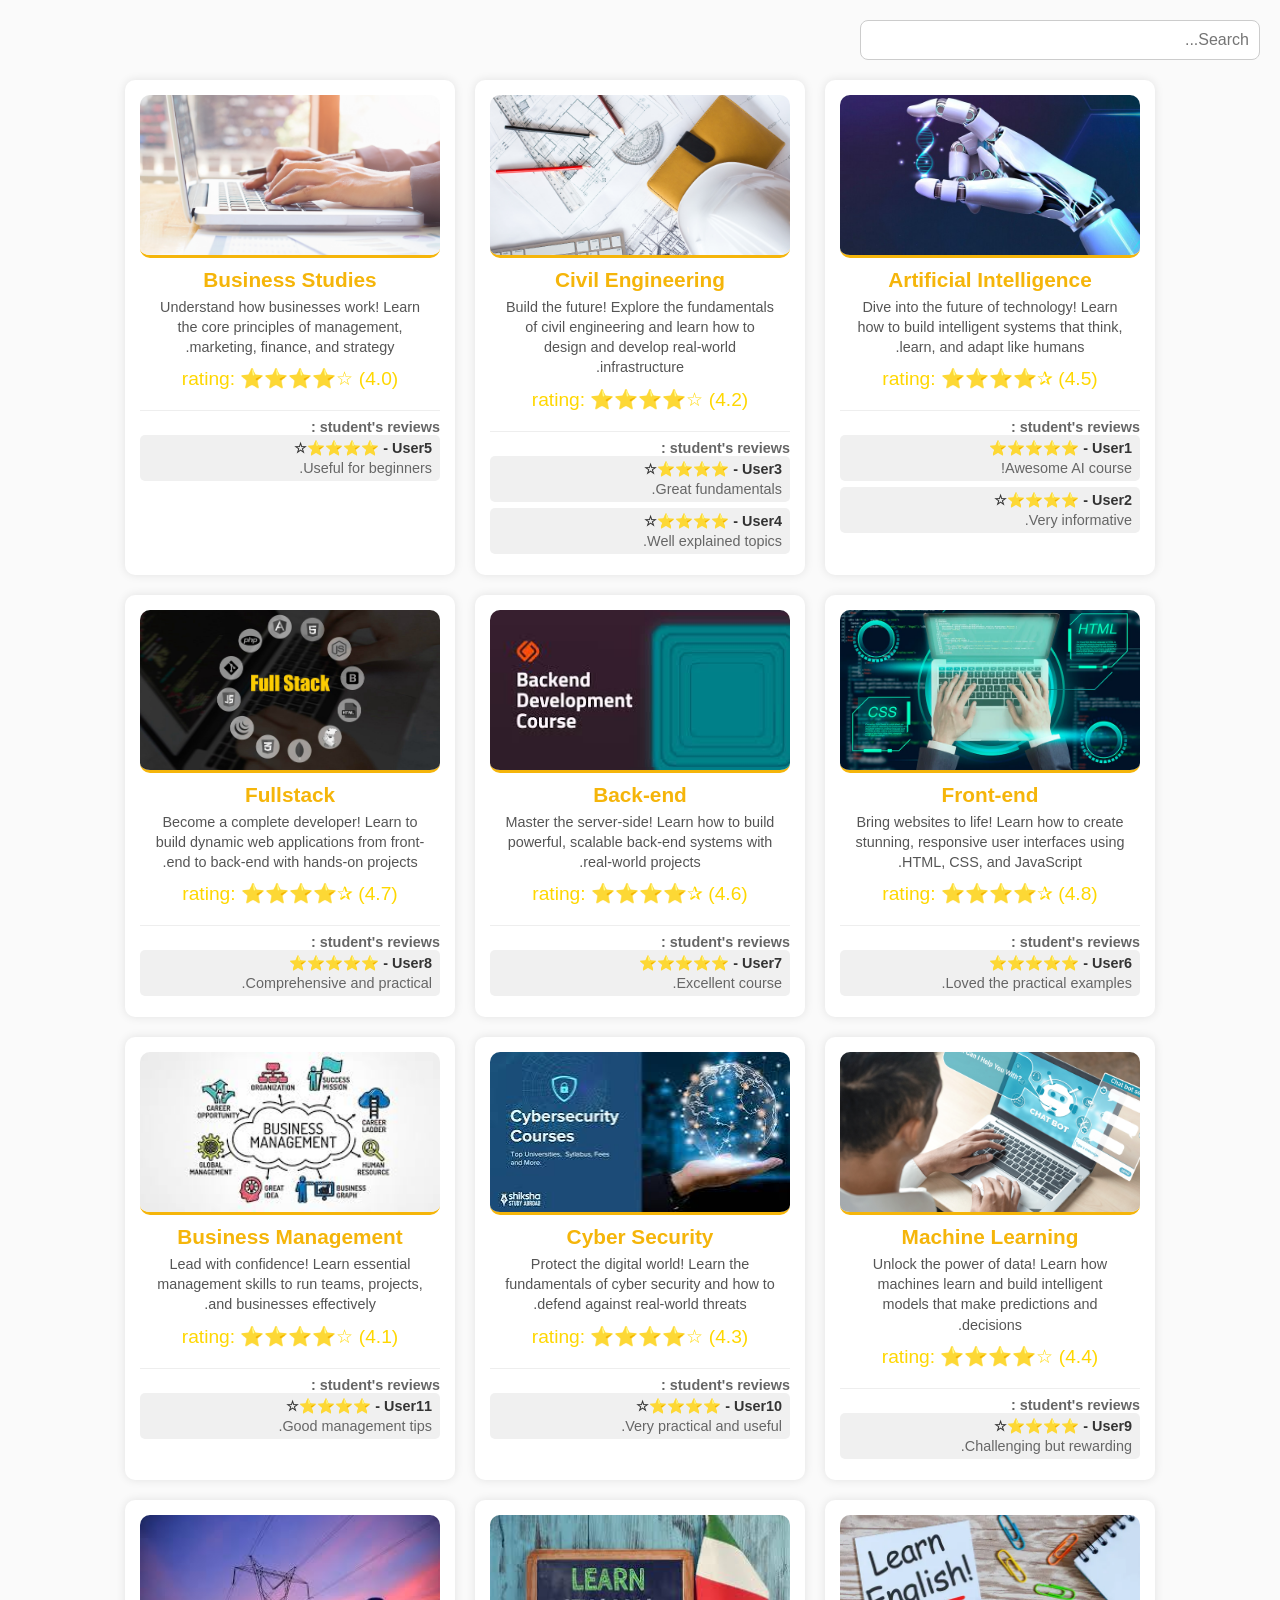
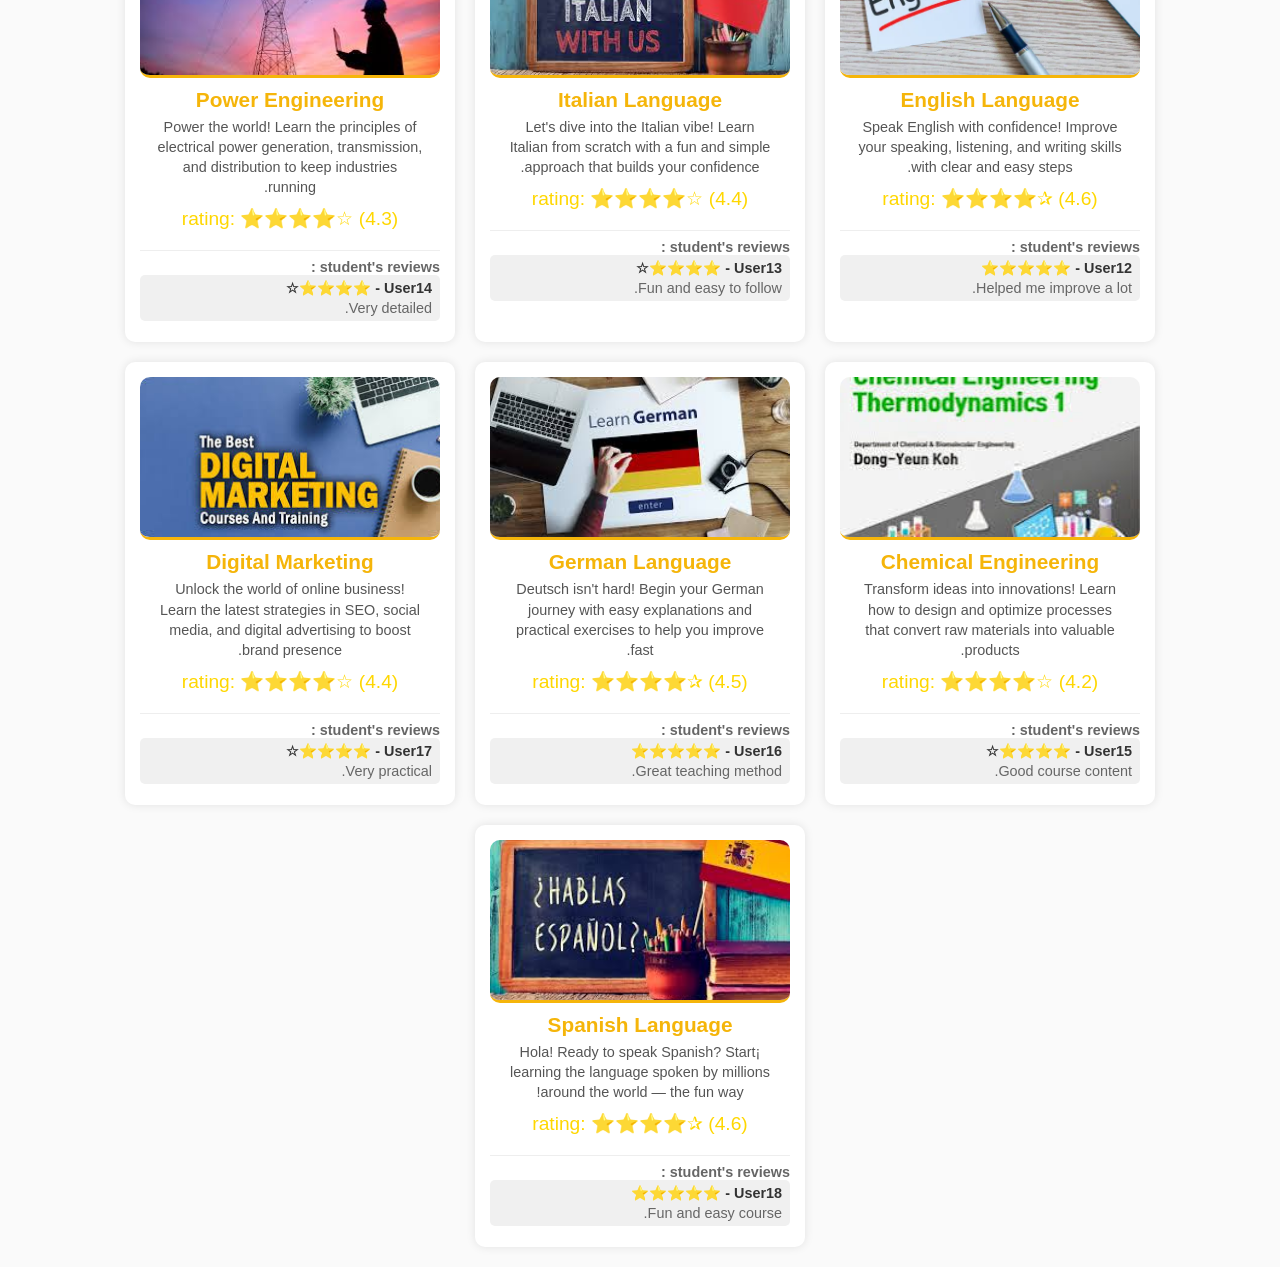
<file: reviews/index.html>
<!DOCTYPE html>
<html lang="ar" dir="rtl">
<head>
  <title>Reviews</title>
  <link rel="icon" href="../Home-page/images/favicon.svg">
  <meta charset="UTF-8" />
  <meta name="viewport" content="width=device-width, initial-scale=1" />
  <link rel="stylesheet" href="style.css">
  <style>
    body { font-family: Arial, sans-serif; background: #fafafa; margin: 20px; }
    .search-container { max-width: 400px; margin: auto 0 20px; }
    input[type="search"] {
      width: 100%; padding: 10px; font-size: 16px; border-radius: 8px; border: 1px solid #ccc;
    }
    .courses { display: flex; flex-wrap: wrap; gap: 20px; justify-content: center; }
    .course-card {
      background: white; border-radius: 10px; box-shadow: 0 0 10px rgba(0,0,0,0.1);
      width: 300px; padding: 15px; display: flex; flex-direction: column; align-items: center;
      text-align: center;
    }
    .course-card img {
      width: 100%; height: 160px; object-fit: cover; border-radius: 10px;
    }
    .course-title { font-size: 1.3em; margin: 10px 0 5px; }
    .course-desc { font-size: 0.9em; color: #555; min-height: 60px; }
    .rating {
      margin: 10px 0; font-size: 1.2em; color: gold;
    }
    .reviews {
      text-align: right; font-size: 0.9em; margin-top: 10px;
      border-top: 1px solid #eee; padding-top: 8px; width: 100%;
    }
    .review {
      background: #f0f0f0; border-radius: 5px; margin-bottom: 6px; padding: 5px 8px;
    }
    .review strong { display: block; margin-bottom: 3px; }
  </style>
</head>
<body>

  <div class="search-container">
    <input type="search" id="searchInput" placeholder="Search..." />
  </div>

  <div class="courses" id="coursesContainer"></div>

  <script src="review.js" > </script>
</body>
</html>
</file>
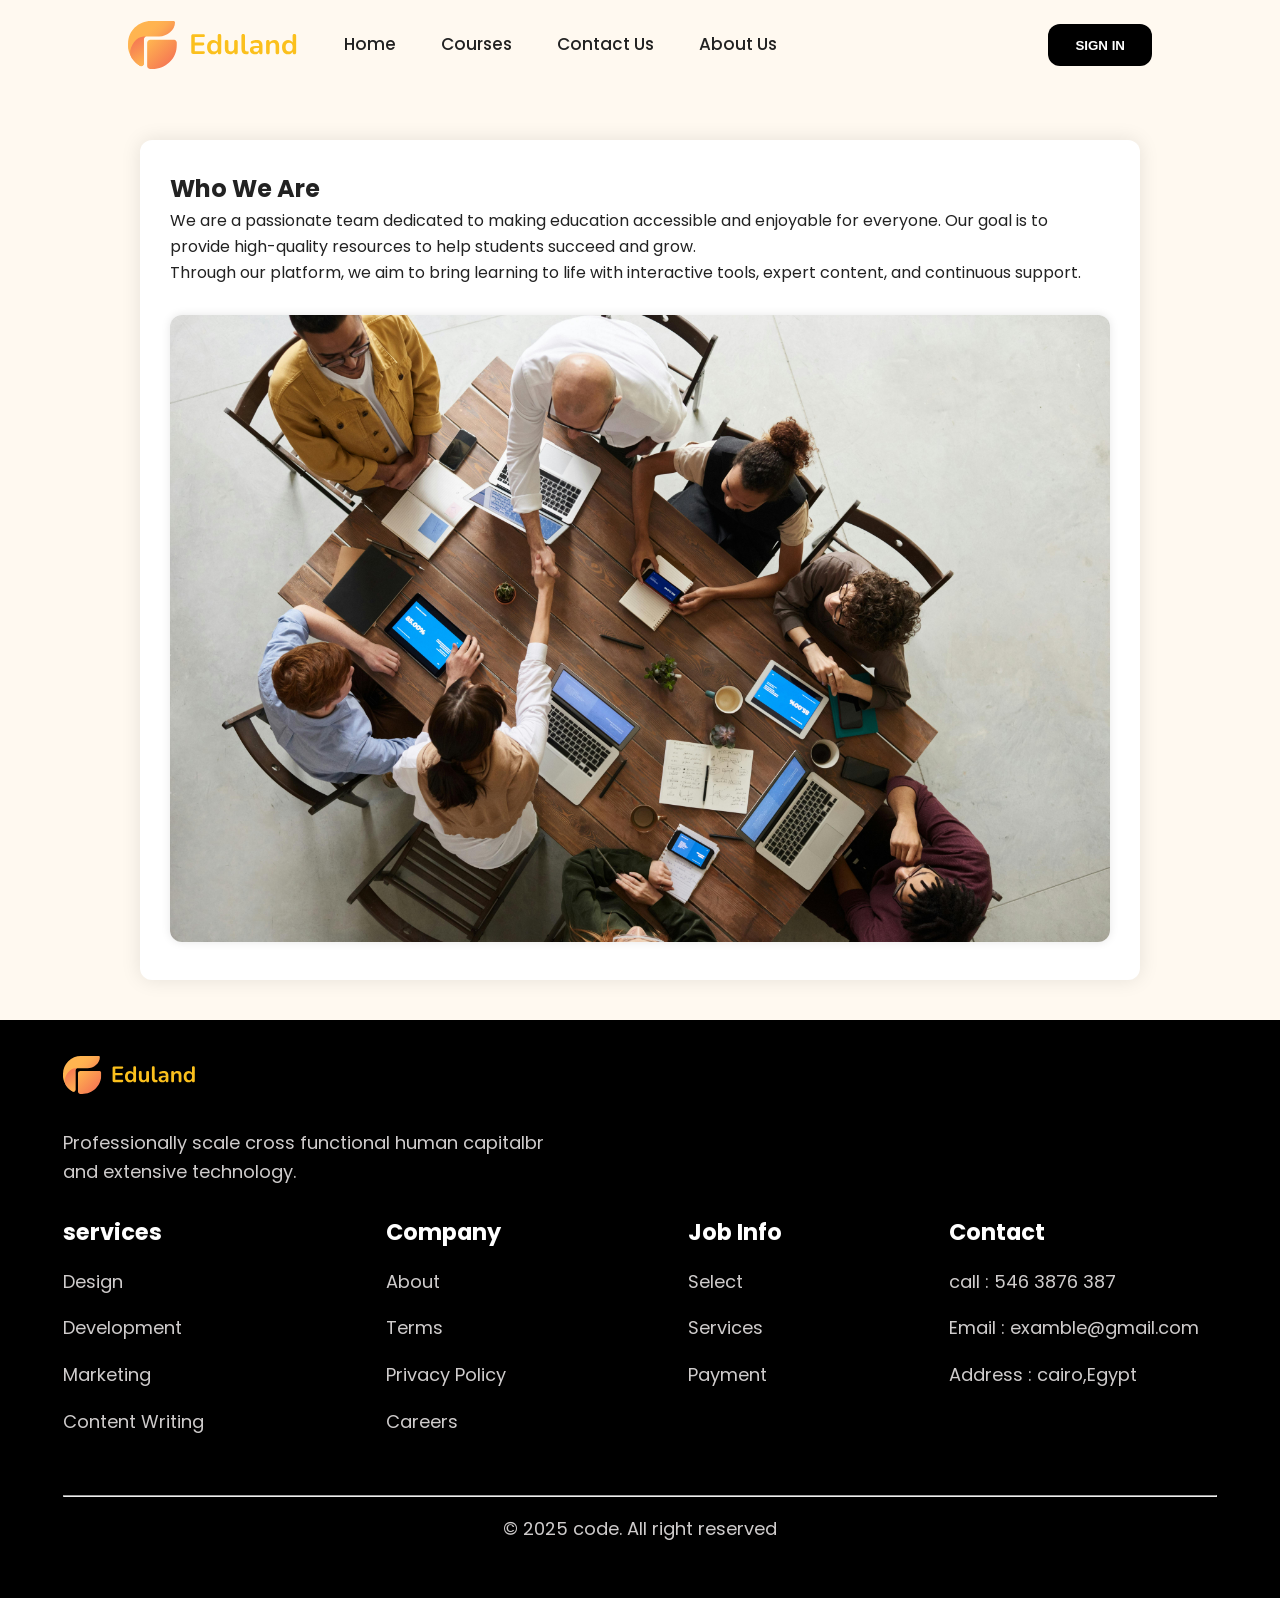
<file: Aboutus-page/AboutUs.html>
<!Doctype html>
<html>
    <head>
        <meta charset="UTF-8">
        <title>About Us</title>
        <link rel="icon" href="images/favicon.svg">
        <link rel="stylesheet" href="AboutUs.css">
        <link rel="icon" href="images/favicon.svg">
        <link rel="stylesheet" href="https://cdnjs.cloudflare.com/ajax/libs/font-awesome/6.5.0/css/all.min.css">
        <link rel="icon" href="D:\My_Web_Project\Eductional web site\images\favicon.svg">
        <link rel="preconnect" href="https://fonts.googleapis.com">
        <link rel="preconnect" href="https://fonts.gstatic.com" crossorigin>
        <link
        href="https://fonts.googleapis.com/css2?family=DM+Sans:wght@500&family=Poppins:wght@600;700&family=Rubik:wght@400;500&display=swap"
        rel="stylesheet">
    </head>
    <body>
       <!------------------------ NAV BAR ------------------------>
                    <!------------- Base ------------->
        <div class="Nav">
            <div class="Nav-links">
                <img class="logo" src="logo.svg" alt="logo">
                <a class="nav" href="../Home-page/Home.html">Home</a>
                <a class="nav" href="../Courses-page/Courses.html">Courses</a>
                <a class="nav" href="../ContactUs-page/ContactUs.html">Contact Us</a>
                <a class="nav" href="../Aboutus-page/AboutUs.html">About Us</a>
            </div>
            <div class="btnic">
                <div class="button">
                    <button onclick="goto()" class="btn-sign">SIGN IN</button>
                </div>
                <div>
                    <span class="menu-icon" onclick="openSidebar()"><i id="menu" class="fa-solid fa-bars"></i></span>
                </div>
            </div>
                    <!------------- Secondary ------------->
            <div id="mySidebar" class="sidebar">
                <a onclick="closeSidebar()">✖ Cancel</a>
                <a href="../Home-page/Home.html">Home</a>
                <a href="../Courses-page/Courses.html">Courses</a>
                <a href="../ContactUs-page/ContactUs.html">Contact Us</a>
                <a href="../Aboutus-page/AboutUs.html">About Us</a>
              </div>
        </div>
    <!-- content -->
  <section class="about-section">
    <div class="text-content">
      <h2>Who We Are</h2>
      <p>
        We are a passionate team dedicated to making education accessible and enjoyable for everyone.
        Our goal is to provide high-quality resources to help students succeed and grow.
      </p>
      <p>
        Through our platform, we aim to bring learning to life with interactive tools, expert content, and continuous support.
      </p>
    </div>
    <div class="image-content">
      <img src="../Aboutus-page/team.jpg" alt="Our Team">
    </div>

<!-- footer -->
  </section>
   <div class="footer">
    <div class="f-top">
      <img class="subicon" src="../Aboutus-page/logo.svg" alt="logo">
      <p>Professionally scale cross functional human capitalbr<br>and extensive technology.</p> 
    </div>
    <div class="f-bottom">
    <div class="sec-1">
      <h3>services</h3>
      <p>Design</p>
      <p>Development</p>
      <p>Marketing</p>
      <p>Content Writing</p>
    </div>
    <div class="sec-2">
      <h3>Company</h3>
      <p>About</p>
      <p>Terms</p>
      <p>Privacy Policy</p>
      <p>Careers</p>
    </div>
    <div class="sec-3">
      <h3>Job Info</h3>
      <p>Select</p>
      <p>Services</p>
      <p>Payment</p>
    </div>
    <div class="sec-4">
      <h3>Contact</h3>
      <p>call : 546 3876 387</p>
      <p>Email : examble@gmail.com</p>
      <p>Address : cairo,Egypt</p>
    </div>
    </div>
    <hr>
    <p class="pr">© 2025 code. All right reserved</p>
  </div>
<script src="AboutUs.js"></script>
    </body>
</html>
</file>
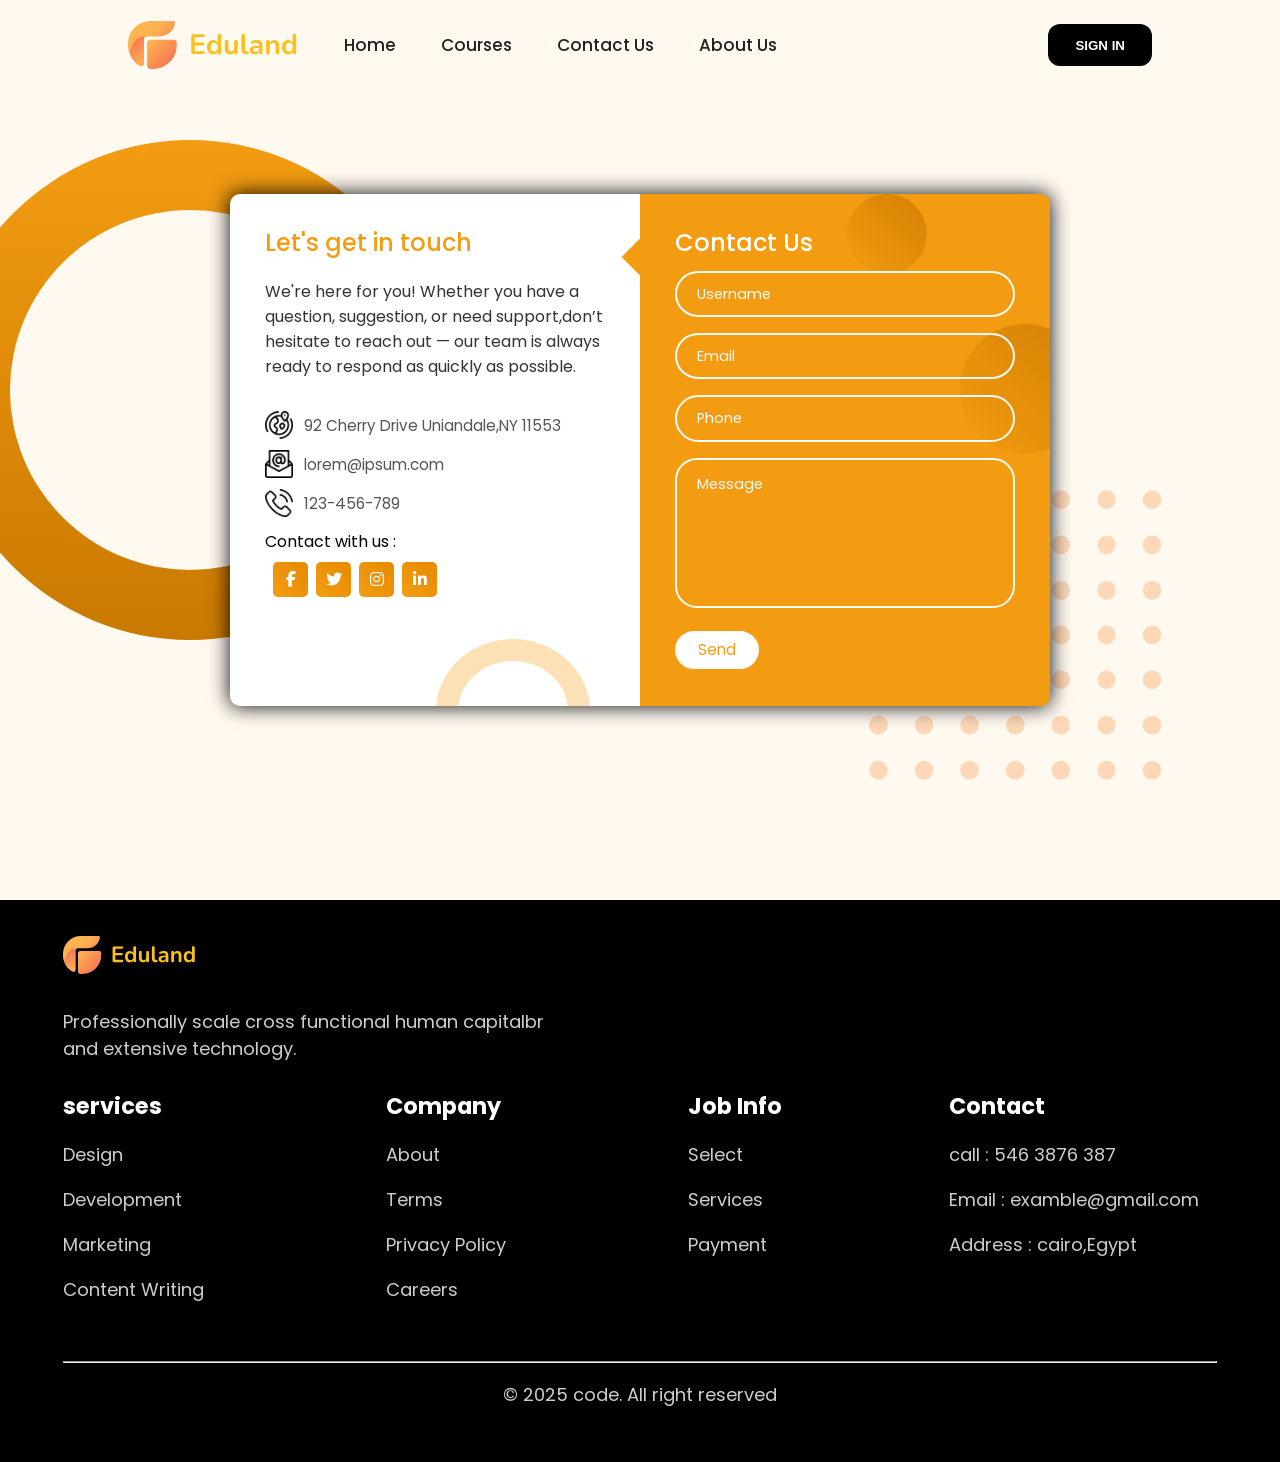
<file: ContactUs-page/ContactUs.html>
<!Doctype html>
<html>
    <head>
        <meta charset="UTF-8">
        <meta name="viewport" content="width=device-width, initial-scale=1.0">
        <title>Contact Us</title>
        <link rel="icon" href="../Home-page/images/favicon.svg">
        <link rel="stylesheet" href="ContactUs.css">
        <link rel="stylesheet" href="https://cdnjs.cloudflare.com/ajax/libs/font-awesome/6.5.0/css/all.min.css">
        <link rel="preconnect" href="https://fonts.googleapis.com">
        <link rel="preconnect" href="https://fonts.gstatic.com" crossorigin>
            <link rel="stylesheet" href="https://cdnjs.cloudflare.com/ajax/libs/font-awesome/6.4.0/css/all.min.css">
        <link
        href="https://fonts.googleapis.com/css2?family=DM+Sans:wght@500&family=Poppins:wght@600;700&family=Rubik:wght@400;500&display=swap"
        rel="stylesheet">
    </head>
    <body>
        <!------------------------ NAV BAR ------------------------>
                    <!------------- Base ------------->
        <div class="Nav">
            <div class="Nav-links">
                <img class="logo" src="../ContactUs-page/logo.svg" alt="logo">
                <a class="nav" href="../Home-page/Home.html">Home</a>
                <a class="nav" href="../Courses-page/Courses.html">Courses</a>
                <a class="nav" href="../ContactUs-page/ContactUs.html">Contact Us</a>
                <a class="nav" href="../Aboutus-page/AboutUs.html">About Us</a>
            </div>
            <div class="btnic">
                <div class="button">
                    <button onclick="goto()" class="btn-sign">SIGN IN</button>
                </div>
                <div>
                    <span class="menu-icon" onclick="openSidebar()"><i id="menu" class="fa-solid fa-bars"></i></span>
                </div>
            </div>
                    <!------------- Secondary ------------->
            <div id="mySidebar" class="sidebar">
                <a onclick="closeSidebar()">✖ Cancel</a>
                <a href="../Home-page/Home.html">Home</a>
                <a href="../Courses-page/Courses.html">Courses</a>
                <a href="../ContactUs-page/ContactUs.html">Contact Us</a>
                <a href="../Aboutus-page/AboutUs.html">About Us</a>
              </div>
        </div>
        <!--Contact body -->
        <div class="container">
            <span class="big-circle"></span>
            <img src="imags/dots.png" class="square" alt="">

            <div class="form">
                <div class="contact-info">
                <h3 class="title">Let's get in touch </h3>
                <p class="text">
                    We're here for you! Whether you have a question,
                     suggestion, or need support,don’t hesitate to reach out —
                      our team is always ready to respond as quickly as possible.</p>
                <div class="info">
                    <div class="information">
                        <img src="imags/world.png" class="icon" alt="">
                        <p>92 Cherry Drive Uniandale,NY 11553</p>
                    </div>
                    <div class="information">
                        <img src="imags/email.png" class="icon" alt="">
                        <p>lorem@ipsum.com</p>
                    </div>
                    <div class="information">
                        <img src="imags/phone-call.png" class="icon" alt="">
                        <p>123-456-789</p>
                    </div>
                </div>

                <div class="social_media">
                    <p>Contact with us : </p>
                    <div class="social-icon">
                        <a href="#">
                            <i class="fab fa-facebook-f"></i>
                        </a>
                        <a href="#">
                            <i class="fab fa-twitter"></i>
                        </a>
                        <a href="#">
                            <i class="fab fa-instagram"></i>
                        </a>
                        <a href="#">
                            <i class="fab fa-linkedin-in"></i>
                        </a>
                    </div>  
                </div>
                </div>

                <div class="contact-form">
                    <span class="circle one"></span>
                    <span class="circle two"></span>
                    <form action="ContactUs.html">
                        <h3 class="title">Contact Us</h3>
                        <div class="input-container">
                            <input type="text" name="name" class="input" /> 
                            <label for="">Username</label>
                        </div>
                        <div class="input-container">
                            <input type="email" name="email" class="input" />
                            <label for="">Email</label>
                        </div>
                        <div class="input-container">
                            <input type="tel" name="phone" class="input" />
                            <label for="">Phone</label>
                        </div>
                        <div class="input-container textarea ">
                            <textarea  name="message" class="input" ></textarea>
                            <label for="">Message</label>
                        </div>
                        <input type="submit" value="Send" class="btn">
                    </form>
                </div>

            </div>
        </div>
        
        <script src="ContactUs.js"></script>

        <!--footer-->
        <div class="footer">
    <div class="f-top">
      <img class="subicon" src="../ContactUs-page/logo.svg" alt="logo">
      <p>Professionally scale cross functional human capitalbr<br>and extensive technology.</p> 
    </div>
    <div class="f-bottom">
    <div class="sec-1">
      <h3>services</h3>
      <p>Design</p>
      <p>Development</p>
      <p>Marketing</p>
      <p>Content Writing</p>
    </div>
    <div class="sec-2">
      <h3>Company</h3>
      <p>About</p>
      <p>Terms</p>
      <p>Privacy Policy</p>
      <p>Careers</p>
    </div>
    <div class="sec-3">
      <h3>Job Info</h3>
      <p>Select</p>
      <p>Services</p>
      <p>Payment</p>
    </div>
    <div class="sec-4">
      <h3>Contact</h3>
      <p>call : 546 3876 387</p>
      <p>Email : examble@gmail.com</p>
      <p>Address : cairo,Egypt</p>
    </div>
    </div>
    <hr>
    <p class="pr">© 2025 code. All right reserved</p>
  </div>
    </body>
</html>
</file>
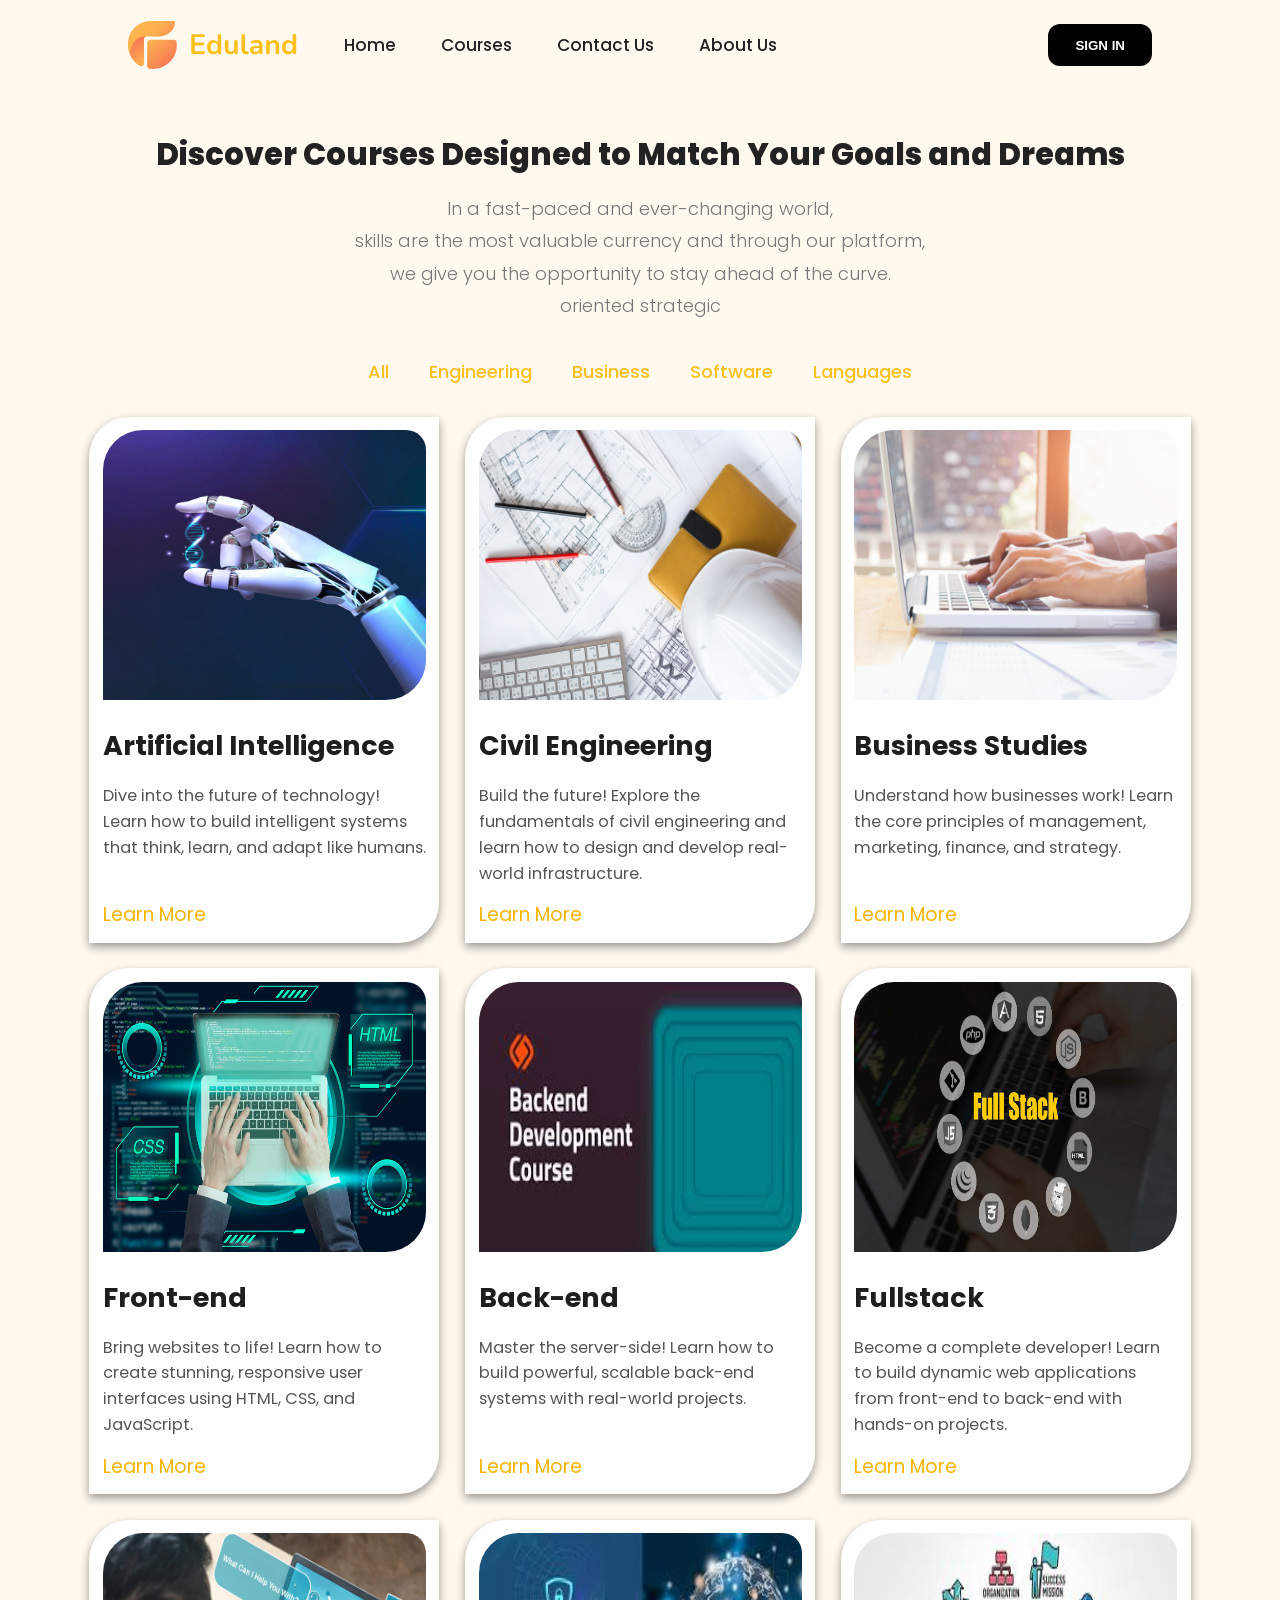
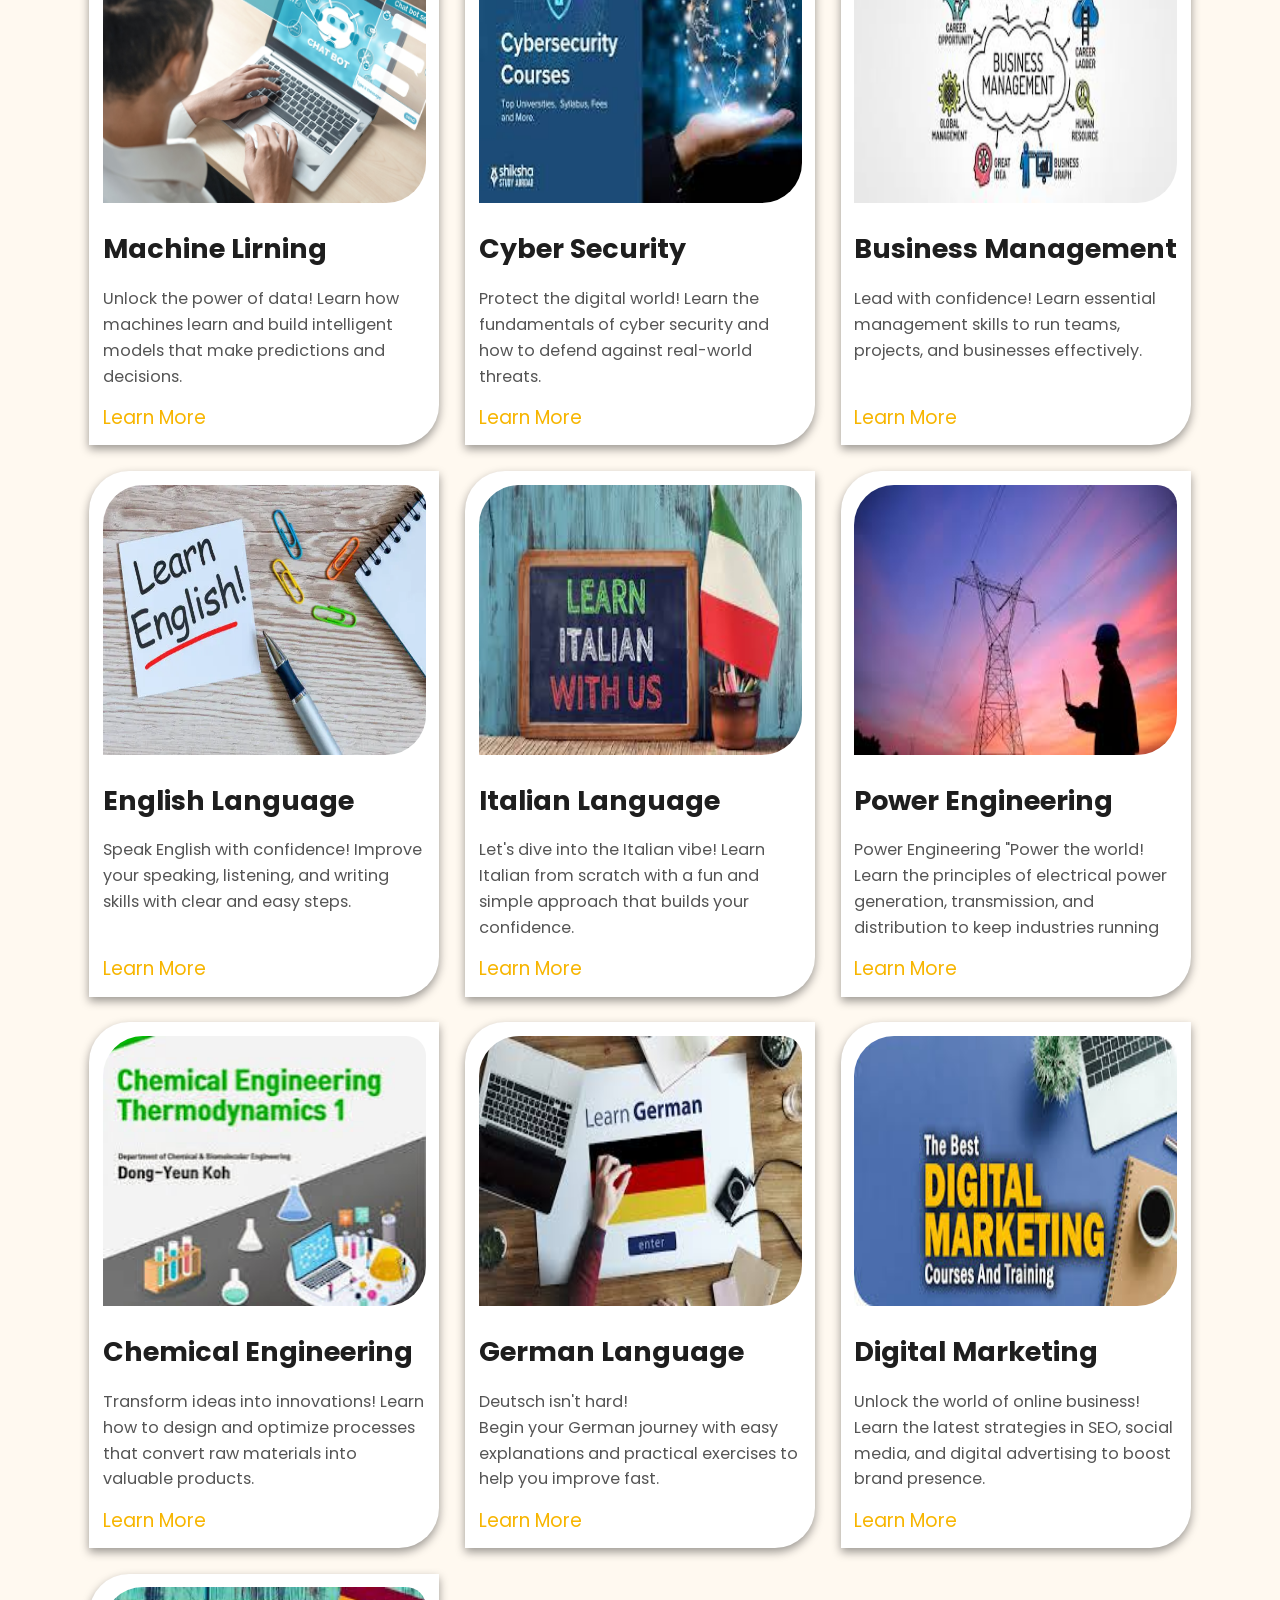
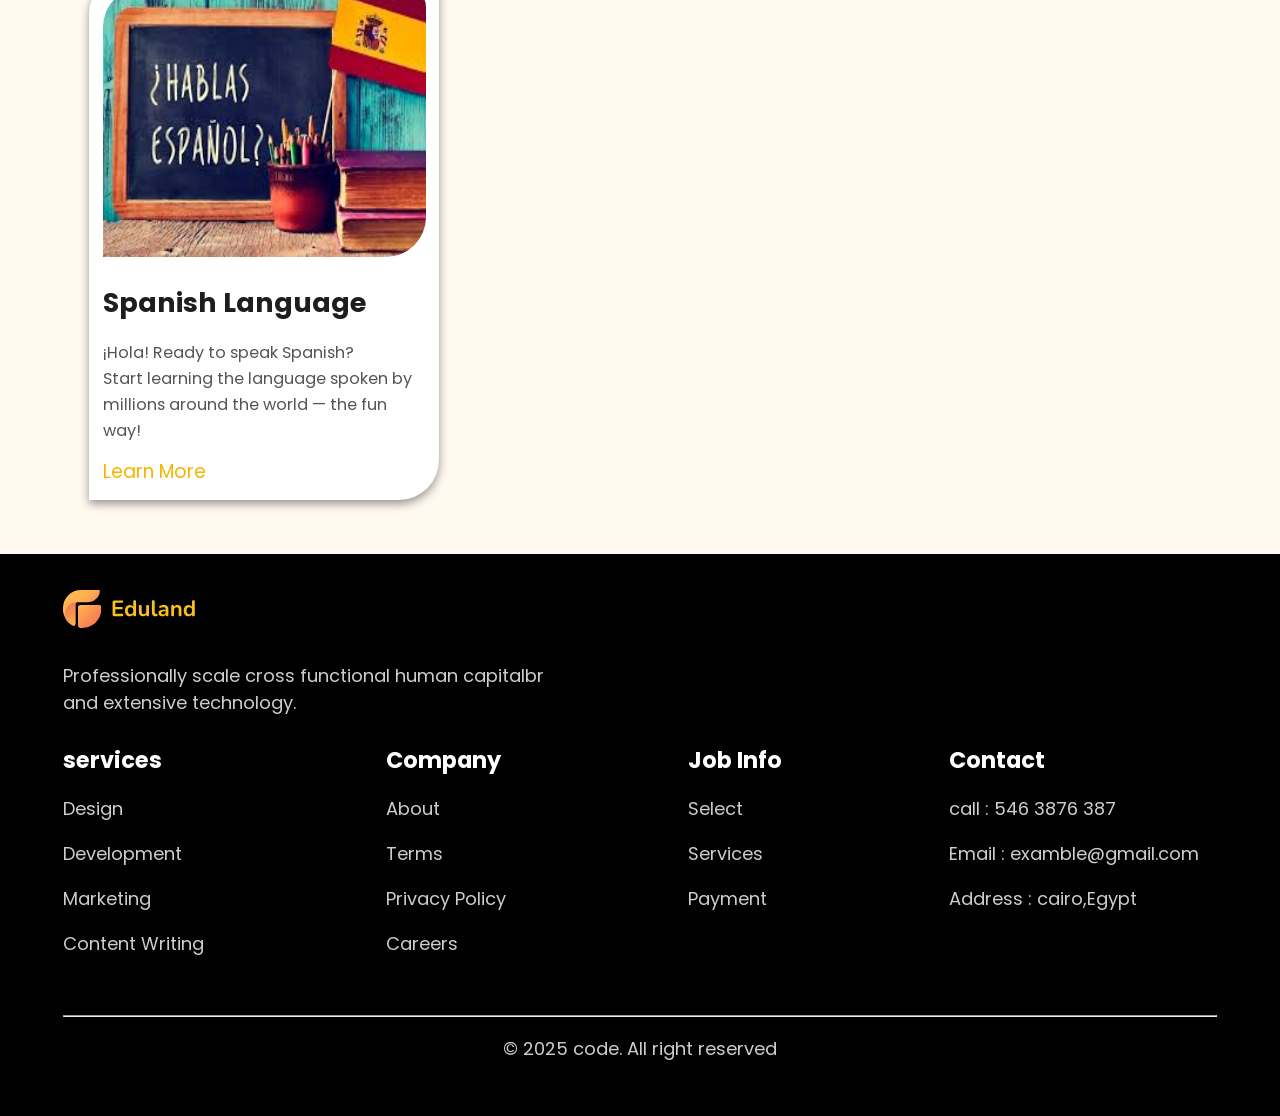
<file: Courses-page/Courses.html>
<!Doctype html>
<html>
    <head>
        <!-- icon --><link rel="shortcut icon" href="images/favicon.svg">
        <!-- title --><title>Eduland-online courses</title>
        <meta name="viewport" content="width=device-width, initial-scale=1.0">
        <meta charset="UTF-8">
                    <!------------- import css js files ------------->
        <script src="courses.js"></script>
        <link rel="stylesheet" href="Style.css">
        <!-- import icons file -->
        <link rel="stylesheet" href="https://cdnjs.cloudflare.com/ajax/libs/font-awesome/6.5.0/css/all.min.css">
        <link rel="icon" href="D:\My_Web_Project\Eductional web site\images\favicon.svg">
        <link rel="preconnect" href="https://fonts.googleapis.com">
        <link
        href="https://fonts.googleapis.com/css2?family=DM+Sans:wght@500&family=Poppins:wght@600;700&family=Rubik:wght@400;500&display=swap"
        rel="stylesheet">
        
    </head>
    <body>
        <div class="Courses-Page">
        <!------------------------ NAV BAR ------------------------>
                    <!------------- Base ------------->
        <div class="Nav">
            <div class="Nav-links">
                <img class="logo" src="images/logo.svg" alt="logo">
                <a class="nav" href="../Home-page/Home.html">Home</a>
                <a class="nav" href="../Courses-page/Courses.html">Courses</a>
                <a class="nav" href="../ContactUs-page/ContactUs.html">Contact Us</a>
                <a class="nav" href="../Aboutus-page/AboutUs.html">About Us</a>
            </div>
            <div class="btnic">
                <div class="button">
                    <button onclick="goto()" class="btn-sign">SIGN IN</button>
                </div>
                <div>
                    <span class="menu-icon" onclick="openSidebar()"><i id="menu" class="fa-solid fa-bars"></i></span>
                </div>
            </div>
                    <!------------- Secondary ------------->
            <div id="mySidebar" class="sidebar">
                <a onclick="closeSidebar()">✖ Cancel</a>
                <a href="../Home-page/Home.html">Home</a>
                <a href="../Courses-page/Courses.html">Courses</a>
                <a href="../ContactUs-page/ContactUs.html">Contact Us</a>
                <a href="../Aboutus-page/AboutUs.html">About Us</a>
              </div>
        </div>
        <!-------------------------- Caption -------------------------->
        <div class="hero-section">
            <div class="hero-content">
                <p class="b1">Discover Courses Designed to Match Your Goals and Dreams</p>
                <p class="b2">  In a fast-paced and ever-changing world, 
                <br>skills are the most valuable currency and through our platform,
                <br> we give you the opportunity to stay ahead of the curve. 
                <br> oriented strategic</p>
            </div>
            <div class="categories">
                    <a class="cat" data-filter="all">All</a>
                    <a class="cat" data-filter="Engineering">Engineering</a>
                    <a class="cat" data-filter="Business">Business</a>
                    <a class="cat" data-filter="Software">Software</a>
                    <a class="cat" data-filter="Languages">Languages</a>
            </div>
        </div>
        <!-------------------------- Cards -------------------------->
        <div class="Courses">
            <div class="courses-cards">
                <div class="c-card" data-category="Software">
                    <img class="c-img" src="images/ai-dna-gene-editing-technology-biotech-genetic-engineering_53876-143120.jpg" alt="depertment-1">
                    <div class="c-info">
                        <h1>Artificial Intelligence</h1>
                        <p>Dive into the future of technology! Learn how to build intelligent systems that think, learn, and adapt like humans.</p>
                    </div>
                    <p><a  class="p9" href="../reviews/index.html">Learn More</a></p>
                </div>
                <div class="c-card" data-category="Engineering">
                    <img class="c-img" src="images/depertment-2.png" alt="depertment-2">
                    <div class="c-info">
                    <h1>Civil Engineering</h1>
                    <p>Build the future! Explore the fundamentals of civil engineering and learn how to design and develop real-world infrastructure.</p>
                    </div>
                    <p><a  class="p9" href="../reviews/index.html">Learn More</a></p>
                </div>
                <div class="c-card" data-category="Business">
                    <img class="c-img" src="images/depertment-3.png" alt="depertment-3">
                    <div class="c-info">
                    <h1>Business Studies</h1>
                    <p>Understand how businesses work! Learn the core principles of management, marketing, finance, and strategy.</p>
                    </div>
                    <p><a  class="p9" href="../reviews/index.html">Learn More</a></p>
                </div>
                
                <div class="c-card" data-category="Software">
                    <img class="c-img" src="images/programming-background-collage_23-2149901789.webp" alt="depertment-1">
                    <div class="c-info">
                    <h1>Front-end</h1>
                    <p>Bring websites to life! Learn how to create stunning, responsive user interfaces using HTML, CSS, and JavaScript.</p>
                    </div>
                    <p><a  class="p9" href="../reviews/index.html">Learn More</a></p>
                </div>
                <div class="c-card" data-category="Software">
                    <img class="c-img" src="images/download (3).jpeg" alt="depertment-2">
                    <div class="c-info">
                    <h1>Back-end</h1>
                    <p>Master the server-side! Learn how to build powerful, scalable back-end systems with real-world projects. </p>
                    </div>
                    <p><a  class="p9" href="../reviews/index.html">Learn More</a></p>
                </div>
                <div class="c-card" data-category="Software">
                    <img class="c-img" src="images/wp10167056-full-stack-wallpapers.jpg" alt="depertment-3">
                    <div class="c-info">
                    <h1>Fullstack</h1>
                    <p>Become a complete developer! Learn to build dynamic web applications from front-end to back-end with hands-on projects.</p>
                    </div>
                    <p><a class="p9" href="../reviews/index.html">Learn More</a></p>
                </div>
                <div class="c-card" data-category="Software">
                    <img class="c-img" src="images/depertment-1.png" alt="depertment-2">
                    <div class="c-info">
                    <h1>Machine Lirning</h1>
                    <p>Unlock the power of data! Learn how machines learn and build intelligent models that make predictions and decisions.</p>
                    </div>
                    <p><a  class="p9" href="../reviews/index.html">Learn More</a></p>
                </div>
                <div class="c-card" data-category="Software">
                    <img class="c-img" src="images/images (1).jpeg" alt="depertment-3">
                    <div class="c-info">
                    <h1>Cyber Security</h1>
                    <p>Protect the digital world! Learn the fundamentals of cyber security and how to defend against real-world threats. </p>
                    </div>
                    <p><a class="p9" href="../reviews/index.html">Learn More</a></p>
                </div>
                <div class="c-card" data-category="Business">
                    <img class="c-img" src="images/images (3).jpeg" alt="depertment-3">
                    <div class="c-info">
                    <h1>Business Management</h1>
                    <p>Lead with confidence! Learn essential management skills to run teams, projects, and businesses effectively.</p>
                    </div>
                    <p><a class="p9" href="../reviews/index.html">Learn More</a></p>
                </div>
                
                <div class="c-card" data-category="Languages">
                    <img class="c-img" src="images/istockphoto-953264308-612x612.webp" alt="depertment-1">
                    <div class="c-info">
                    <h1>English Language</h1>
                    <p>Speak English with confidence!
                        Improve your speaking, listening, and writing skills with clear and easy steps.</p>
                    </div>
                    <p><a class="p9" href="../reviews/index.html">Learn More</a></p>
                </div>
                <div class="c-card" data-category="Languages">
                    <img class="c-img" src="images/download.jpeg" alt="depertment-2">
                    <div class="c-info">
                    <h1>Italian Language</h1>
                    <p>Let's dive into the Italian vibe!
                        Learn Italian from scratch with a fun and simple approach that builds your confidence.</p>
                    </div>
                    <p><a class="p9" href="../reviews/index.html">Learn More</a></p>
                </div>
                <div class="c-card" data-category="Engineering">
                    <img class="c-img" src="images/download (5).jpeg" alt="depertment-3">
                    <div class="c-info">
                    <h1>Power Engineering</h1>
                    <p>Power Engineering
                        "Power the world! Learn the principles of electrical power generation, transmission, and distribution to keep industries running</p>
                    </div>
                    <p><a class="p9" href="../reviews/index.html">Learn More</a></p>
                </div>
                <div class="c-card" data-category="Engineering">
                    <img class="c-img" src="images/download (4).jpeg" alt="depertment-2">
                    <div class="c-info">
                    <h1>Chemical Engineering</h1>
                    <p>Transform ideas into innovations! Learn how to design and optimize processes that convert raw materials into valuable products.</p>
                    </div>
                    <p><a class="p9" href="../reviews/index.html">Learn More</a></p>
                </div>
                <div class="c-card" data-category="Languages">
                    <img class="c-img" src="images/download (2).jpeg" alt="depertment-3">
                    <div class="c-info">
                    <h1>German Language</h1>
                    <p>Deutsch isn't hard! <br>
                        Begin your German journey with easy explanations and practical exercises to help you improve fast.</p>
                    </div>
                    <p><a class="p9" href="../reviews/index.html">Learn More</a></p>
                </div>
                <div class="c-card" data-category="Business">
                    <img class="c-img1" src="images/images (2).jpeg" alt="depertment-2">
                    <div class="c-info">
                    <h1>Digital Marketing</h1>
                    <p>Unlock the world of online business! Learn the latest strategies in SEO, social media, and digital advertising to boost brand presence.</p>
                    </div>
                    <p><a class="p9" href="../reviews/index.html">Learn More</a></p>
                </div>
                <div class="c-card" data-category="Languages">
                    <img class="c-img" src="images/download (1).jpeg" alt="depertment-3">
                    <div class="c-info">
                    <h1>Spanish Language</h1>
                    <p>¡Hola! Ready to speak Spanish?<br>
                        Start learning the language spoken by millions around the world — the fun way! </p>
                    </div>
                    <p><a class="p9" href="../reviews/index.html">Learn More</a></p>
                </div>
            </div>  
        </div>
    </div>
    <!-------------------------- Footer -------------------------->
  <div class="footer">
    <div class="f-top">
      <img class="subicon" src="images/logo.svg" alt="logo">
      <p>Professionally scale cross functional human capitalbr<br>and extensive technology.</p> 
    </div>
    <div class="f-bottom">

    <div class="sec-1">
      <h3>services</h3>
      <p>Design</p>
      <p>Development</p>
      <p>Marketing</p>
      <p>Content Writing</p>
    </div>
    <div class="sec-2">
      <h3>Company</h3>
      <p>About</p>
      <p>Terms</p>
      <p>Privacy Policy</p>
      <p>Careers</p>
    </div>
    <div class="sec-3">
      <h3>Job Info</h3>
      <p>Select</p>
      <p>Services</p>
      <p>Payment</p>
    </div>
    <div class="sec-4">
      <h3>Contact</h3>
      <p>call : 546 3876 387</p>
      <p>Email : examble@gmail.com</p>
      <p>Address : cairo,Egypt</p>
    </div>
    </div>
    <hr>
    <p class="pr">© 2025 code. All right reserved</p>
  </div>
    </body>
</html>
</file>
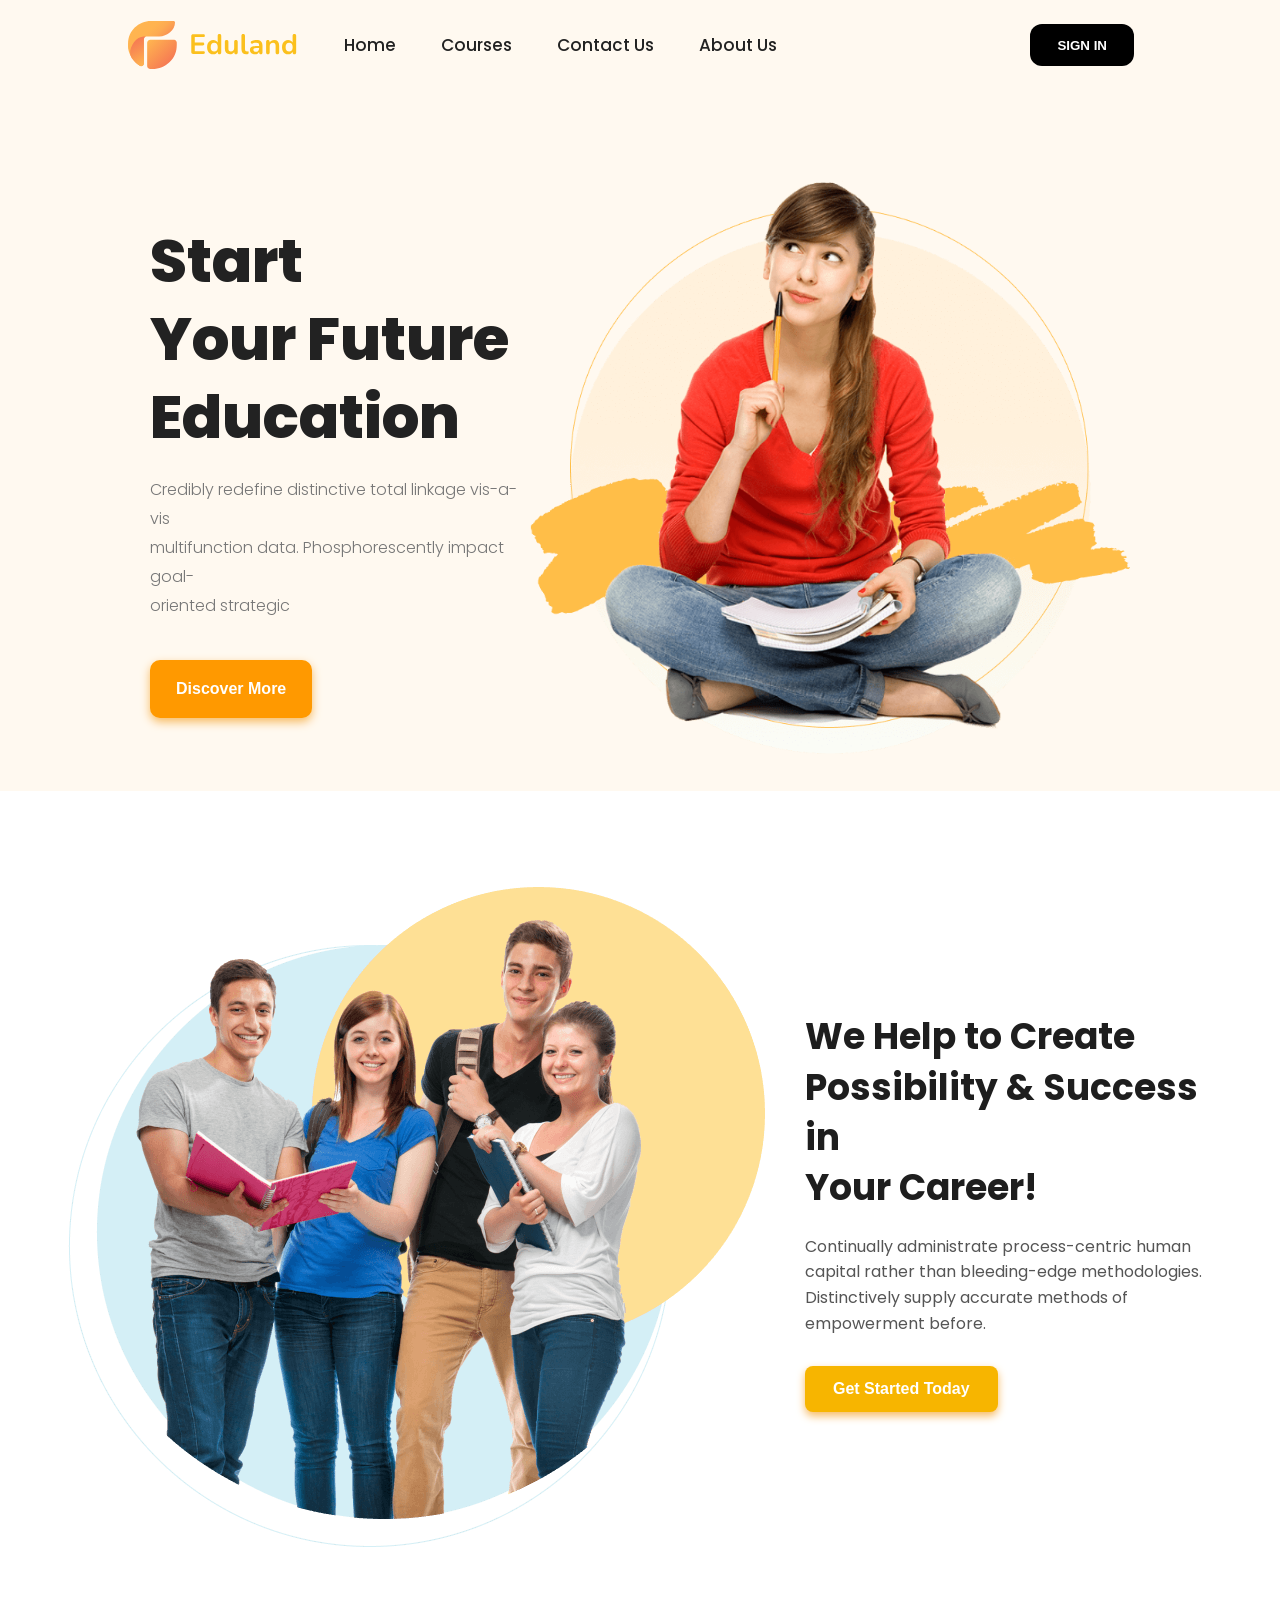
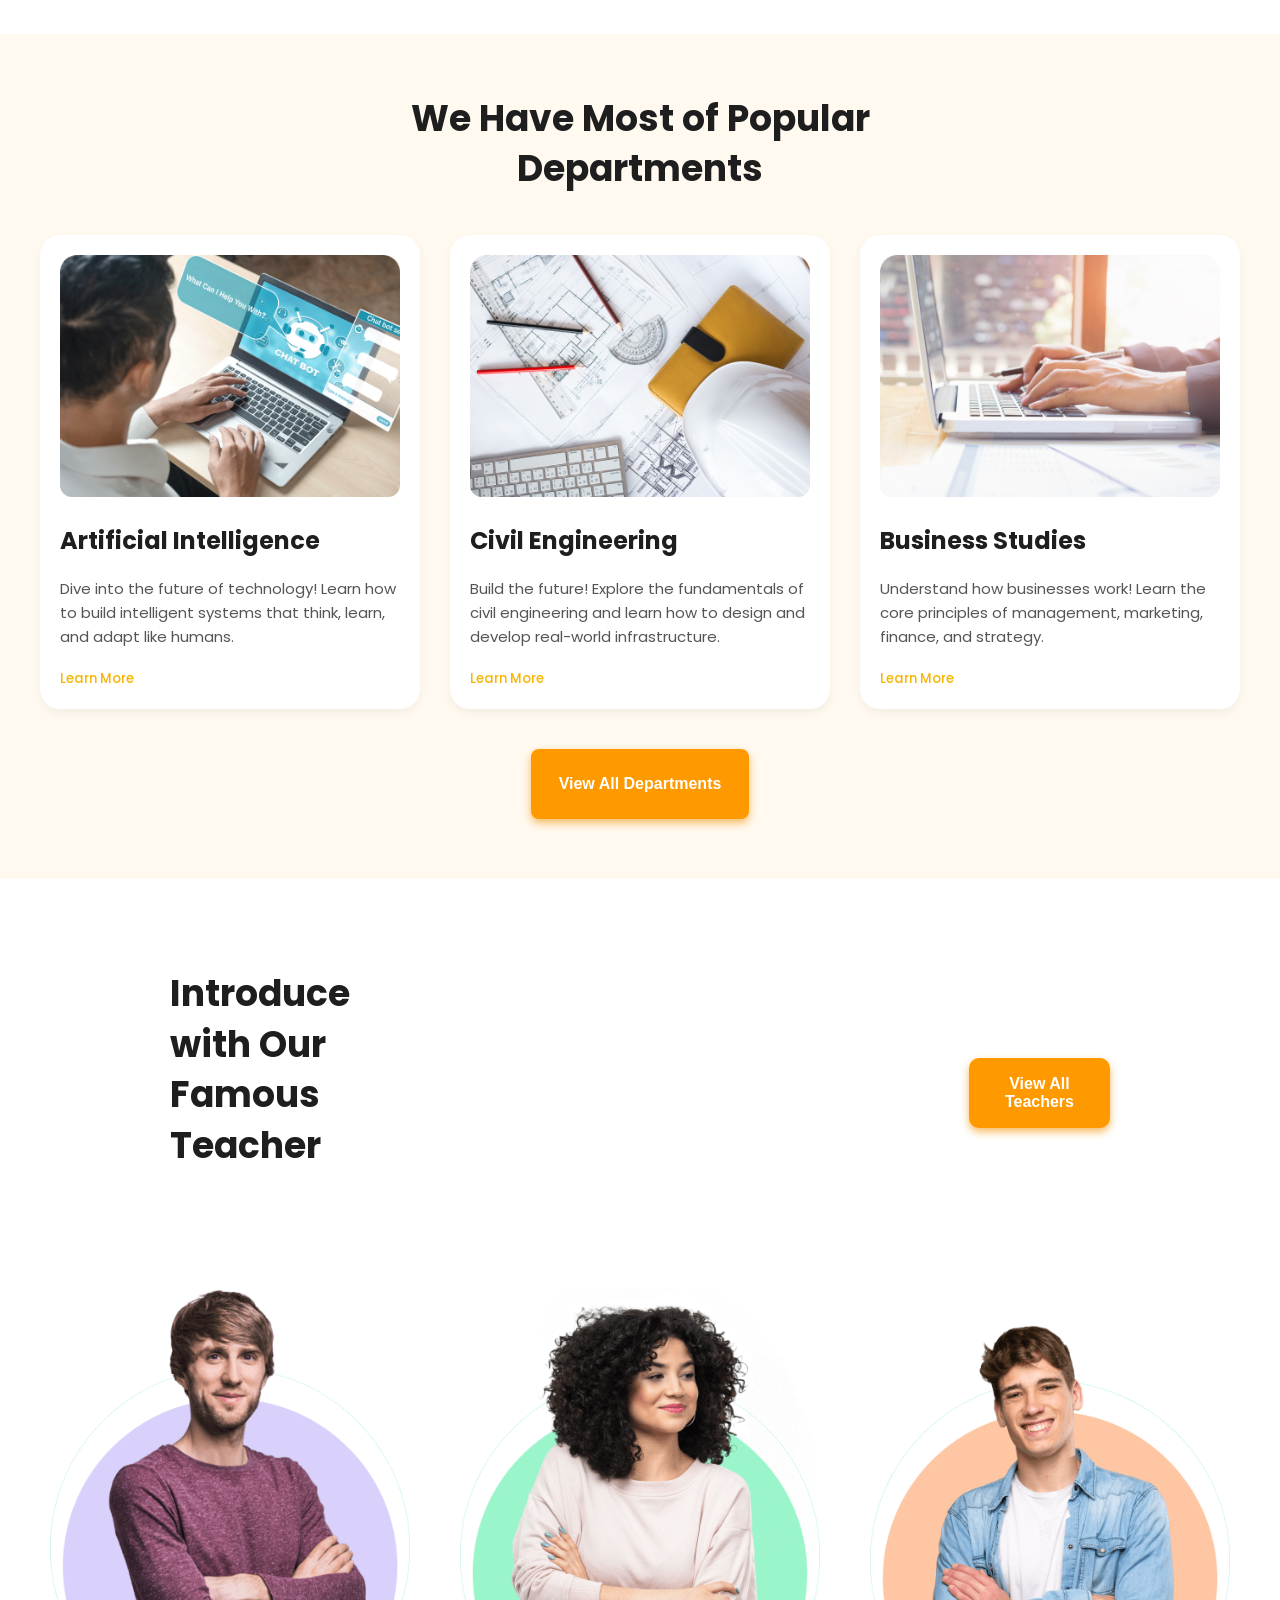
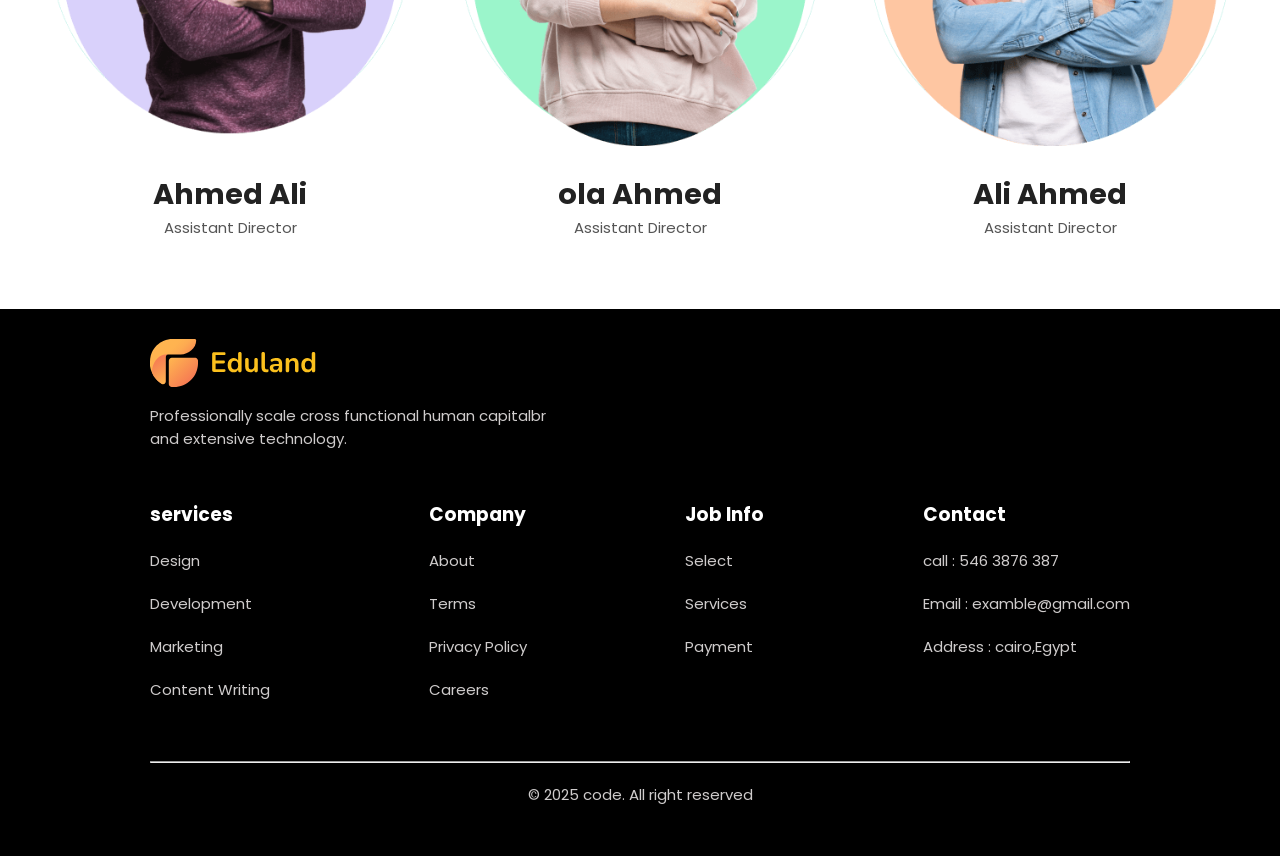
<file: Home-page/Home.html>
<!Doctype html>
<html>
    <head>
        <meta charset="UTF-8">
        <title>Eduland-online courses</title>
        <link rel="stylesheet" href="style.css">
        <script src="Home.js" ></script>
        <link rel="icon" href="images/favicon.svg">
        <link rel="preconnect" href="https://fonts.googleapis.com">
        <link rel="preconnect" href="https://fonts.gstatic.com" crossorigin>
        <link rel="stylesheet" href="https://cdnjs.cloudflare.com/ajax/libs/font-awesome/6.5.0/css/all.min.css">
        <link
        href="https://fonts.googleapis.com/css2?family=DM+Sans:wght@500&family=Poppins:wght@600;700&family=Rubik:wght@400;500&display=swap"
        rel="stylesheet">
    </head>
    <body>
        <!------------------------ NAV BAR ------------------------>
                    <!------------- Base ------------->
        <div class="Nav">
            <div class="Nav-links">
                <img class="logo" src="images/logo.svg" alt="logo">
                <a class="nav" href="../Home-page/Home.html">Home</a>
                <a class="nav" href="../Courses-page/Courses.html">Courses</a>
                <a class="nav" href="../ContactUs-page/ContactUs.html">Contact Us</a>
                <a class="nav" href="../Aboutus-page/AboutUs.html">About Us</a>
            </div>
            <div class="btnic">
                <div class="button">
                    <button onclick="goto()" class="btn-sign">SIGN IN</button>
                </div>
                <div>
                    <span class="menu-icon" onclick="openSidebar()"><i id="menu" class="fa-solid fa-bars"></i></span>
                </div>
            </div>
                    <!------------- Secondary ------------->
            <div id="mySidebar" class="sidebar">
                <a onclick="closeSidebar()">✖ Cancel</a>
                <a href="../Home-page/Home.html">Home</a>
                <a href="../Courses-page/Courses.html">Courses</a>
                <a href="../ContactUs-page/ContactUs.html">Contact Us</a>
                <a href="../Aboutus-page/AboutUs.html">About Us</a>
              </div>
        </div>
    <!--Hero section-->
    <div class="hero-section">
        <div class="hero-content">
            <h1>Start <br> Your Future <br> Education</h1>
            <p>Credibly redefine distinctive total linkage vis-a-vis <br> multifunction data. Phosphorescently impact goal- <br>oriented strategic</p>
            <a href="#about-section">
            <button class="btn-dis">Discover More</button>
            </a>
        </div>
        <div class="hero-img">
            <img src="images/hero-banner.png" alt="hero-img">
        </div>
    </div>
    <!-- About Section -->
<section id="about-section">
    <div class="container">
      
      <div class="about-image">
        <img src="images/about-banner.png" alt="About image">
      </div>
  
      <div class="about-text">
        <h1>
          We Help to Create <br>
          Possibility & Success in <br>
          Your Career!
        </h1>
        <p>
          Continually administrate process-centric human capital rather than bleeding-edge methodologies.<br>
          Distinctively supply accurate methods of empowerment before.
        </p>
        <a href="#courses-section">
        <button class="btn">Get Started Today</button>
        </a>
      </div>
  
    </div>
  </section>
  <!--Departement section-->
  <section id="courses-section">
    <div class="courses">
      <div class="courses-text">
        <h1>We Have Most of Popular <br> Departments</h1>
      </div>
      <div class="courses-cards">
        <div class="c-card">
          <img src="images/depertment-1.png" alt="depertment-1">
          <div class="c-info">
          <h1>Artificial Intelligence</h1>
          <p>Dive into the future of technology! Learn how to build intelligent systems that think, learn, and adapt like humans.</p>
          </div>
          <h5><a class="p9" href="../reviews/index.html">Learn More</a></h5>
        </div>
        <div class="c-card">
          <img src="images/depertment-2.png" alt="depertment-2">
          <div class="c-info">
          <h1>Civil Engineering</h1>
          <p>Build the future! Explore the fundamentals of civil engineering and learn how to design and develop real-world infrastructure.</p>
          </div>
          <h5><a class="p9" href="../reviews/index.html">Learn More</a></h5>
        </div>
        <div class="c-card">
          <img src="images/depertment-3.png" alt="depertment-3">
          <div class="c-info">
          <h1>Business Studies</h1>
          <p>Understand how businesses work! Learn the core principles of management, marketing, finance, and strategy.</p>
          </div>
          <h5><a class="p9" href="../reviews/index.html">Learn More</a></h5>
        </div>

      </div>
      <a href="../Courses-page/Courses.html">
      <button class="btn-dep">View All Departments</button>
      </a>
    </div>

  </section>
  <!--teachers section-->
  <section class="teachers">
    <div class="t-info">
      <h1>Introduce with Our <br>Famous Teacher</h1>
      <button class="btn-t">View All Teachers</button>
    </div>
    <div class="t-cards">
      <div class="t-card">
        <img src="images/instructor-1.png" alt="instructor-1">
        <div class="c-info">
          <h1>Ahmed Ali</h1>
          <p>Assistant Director</p>
        </div>
        </div>
        <div class="t-card">
          <img src="images/instructor-2.png" alt="instructor-2">
          <div class="c-info">
            <h1>ola Ahmed</h1>
            <p>Assistant Director</p>
          </div>
          </div>
          <div class="t-card">
            <img src="images/instructor-3.png" alt="instructor-3">
            <div class="c-info">
              <h1>Ali Ahmed</h1>
              <p>Assistant Director</p>
            </div>

      </div>

    </div>

  </section>
  <!--footer-->
  <div class="footer">
    <div class="f-top">
      <img class="subicon" src="images/logo.svg" alt="logo">
      <p>Professionally scale cross functional human capitalbr<br>and extensive technology.</p> 
    </div>
    <div class="f-bottom">

    <div class="sec-1">
      <h3>services</h3>
      <p>Design</p>
      <p>Development</p>
      <p>Marketing</p>
      <p>Content Writing</p>
    </div>
    <div class="sec-2">
      <h3>Company</h3>
      <p>About</p>
      <p>Terms</p>
      <p>Privacy Policy</p>
      <p>Careers</p>
    </div>
    <div class="sec-3">
      <h3>Job Info</h3>
      <p>Select</p>
      <p>Services</p>
      <p>Payment</p>
    </div>
    <div class="sec-4">
      <h3>Contact</h3>
      <p>call : 546 3876 387</p>
      <p>Email : examble@gmail.com</p>
      <p>Address : cairo,Egypt</p>
    </div>
    </div>
    <hr>
    <p class="pr">© 2025 code. All right reserved</p>
  </div>
    </body>
    
</html>
</file>
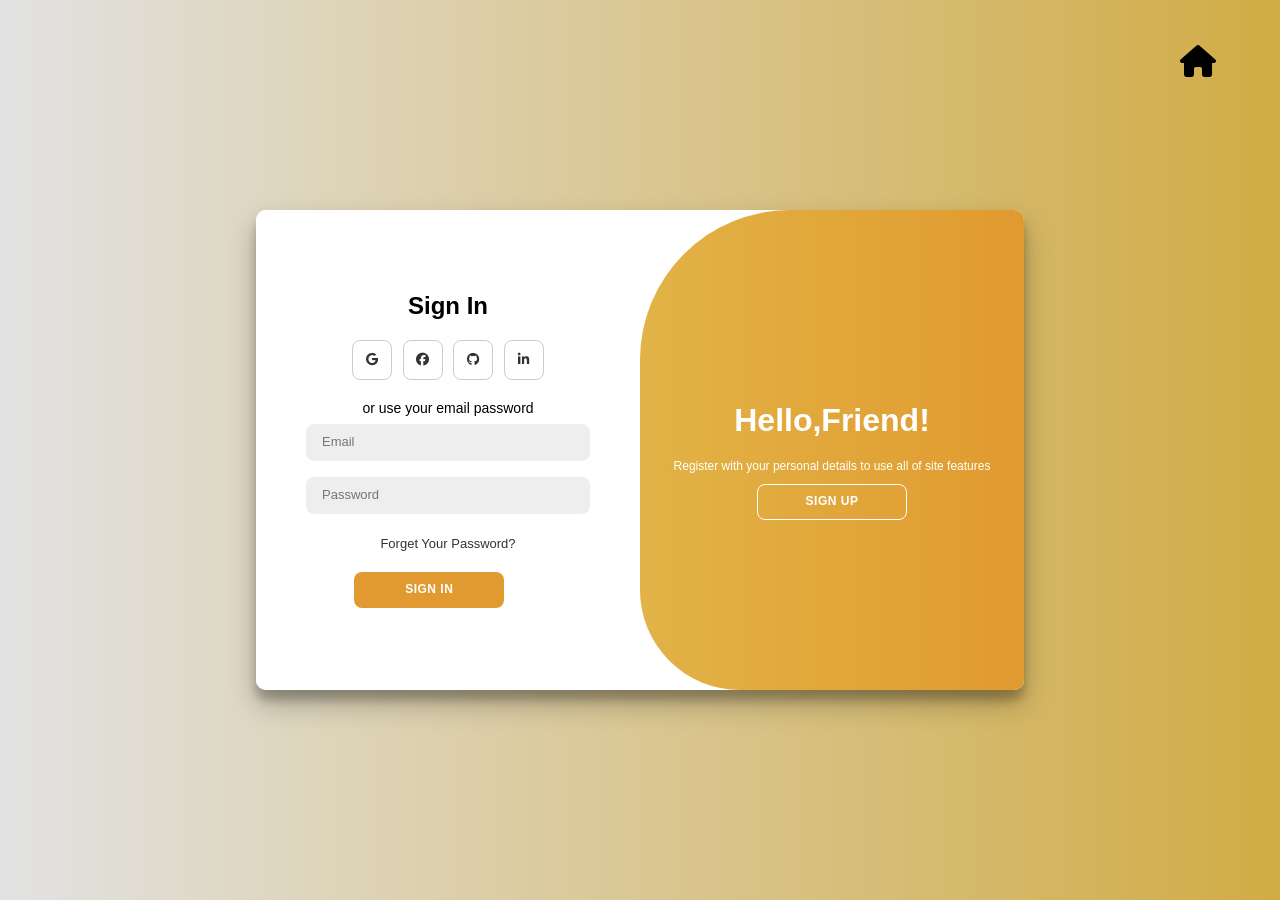
<file: Sign-page/sign.html>
<!DOCTYPE html>
<html lang="en">
<head>
  <meta charset="UTF-8" />
  <meta name="viewport" content="width=device-width, initial-scale=1.0"/>
  <link rel="stylesheet" href="css/sign.css">
  <link rel="stylesheet" href="css/all.min.css">
  <link rel="stylesheet" href="css/normalize.css">
  <title>Sign</title>
  <link rel="icon" href="../Home-page/images/favicon.svg">
  
</head>
<body>
  
  <a href="../Home-page/Home.html">
    <i class="fa-solid fa-house"></i>
  </a>
  
  <div class="container" id="container">
    <div class="form-container sign-up-container">
      <form method="get" id="registerForm">
        <h2>Create Account</h2>
        <div class="social-icons">
            <a href="#" class="icon">
            <i class="fa-brands fa-google"></i>
            </a>
            <a href="#" class="icon">
               <i class="fa-brands fa-facebook"></i>
            </a>
            <a href="#" class="icon">
               <i class="fa-brands fa-github"></i>
            </a>
            <a href="#" class="icon">
             <i class="fa-brands fa-linkedin-in"></i>
            </a>
           </div>
              <span>or use your email for registeration</span>
              <input type="text" id="regName" name="name" placeholder="Name" required autofocus />
              <input type="email" id="regEmail" name="mail" placeholder="Email" required  />
              <input type="password" id="regPassword" name="password" placeholder="Password" required />
              <button>Sign Up</button>
      </form>
    </div>
    <div class="form-container sign-in-container" >
      <form method="get"id="loginForm">
        <h2>Sign In</h2>
        <div class="social-icons">
          <a href="#" class="icon">
           <i class="fa-brands fa-google"></i>
          </a>
           <a href="#" class="icon">
               <i class="fa-brands fa-facebook"></i>
           </a>
           <a href="#" class="icon">
               <i class="fa-brands fa-github"></i></i>
           </a>
           <a href="#" class="icon">
             <i class="fa-brands fa-linkedin-in"></i>
           </a>
         </div>
         <span>or use your email password</span>
        <input type="email" id="loginEmail" name="mail" placeholder="Email"required autofocus/>
        <input type="password" id="loginPassword" name="password" placeholder="Password" required />
        <a href="#">Forget Your Password?</a>
        <button>Sign In</button>
      </form>
    </div>
    <div class="overlay-container">
      <div class="overlay">
        <div class="overlay-panel overlay-left">
          <h1>Welcome Back!</h1>
            <p>Enter your personal details to use all of site features</p>
          <button class="hidden" id="login">Sign In</button>
        </div>
        <div class="overlay-panel overlay-right">
          <h1>Hello,Friend!</h1>
            <p>Register with your personal details to use all of site features</p>
          <button class="hidden" id="register">Sign Up</button>
        </div>
      </div>
    </div>
  </div>
   <script src="sign.js"></script>
</body>
</html>
</file>
<file: reviews/style.css>
body {
  font-family: 'Segoe UI', Tahoma, Geneva, Verdana, sans-serif;
  background-color: #f9f9f9;
  margin: 20px;
  color: #333;
  direction: rtl;
}

.search-container {
  max-width: 400px;
  margin: 0 auto 30px auto;
}

input[type="search"] {
  width: 100%;
  align-items: center;
  padding: 12px 15px;
  font-size: 16px;
  border-radius: 10px;
  border: 1.5px solid #bbb;
  transition: border-color 0.3s ease;
}

input[type="search"]:focus {
  border-color: #f5b50a;
  outline: none;
  box-shadow: 0 0 8px #8d6906;
}

.courses {
  display: flex;
  flex-wrap: wrap;
  gap: 25px;
  justify-content: center;
}

.course-card {
  background-color: #fff;
  width: 300px;
  border-radius: 15px;
  box-shadow: 0 5px 15px rgba(0,0,0,0.1);
  overflow: hidden;
  transition: transform 0.3s ease, box-shadow 0.3s ease;
  display: flex;
  flex-direction: column;
  align-items: center;
  text-align: center;
}

.course-card:hover {
  transform: translateY(-7px);
  box-shadow: 0 12px 30px rgba(0,0,0,0.15);
}

.course-card img {
  width: 100%;
  height: 180px;
  object-fit: cover;
  border-bottom: 3px solid #f5b50a;
}

.course-title {
  font-size: 1.5em;
  margin: 15px 0 8px;
  color: #f5b50a;
  font-weight: 700;
}

.course-desc {
  font-size: 1em;
  color: #555;
  padding: 0 15px;
  min-height: 65px;
  line-height: 1.4;
}

.rating {
  margin: 15px 0 10px;
  font-size: 1.3em;
  color: #f5b50a; /* لون ذهبي للتقييم */
}

.reviews {
  width: 90%;
  margin-top: 10px;
  border-top: 1px solid #eee;
  padding-top: 10px;
  text-align: right;
  font-size: 0.9em;
  color: #666;
  max-height: 120px;
  overflow-y: auto;
}

.review {
  background: #f7f7f7;
  border-radius: 7px;
  margin-bottom: 8px;
  padding: 6px 10px;
}

.review strong {
  display: block;
  margin-bottom: 4px;
  color: #333;
}

/* Responsive */
@media (max-width: 700px) {
  .courses {
    flex-direction: column;
    align-items: center;
  }

  .course-card {
    width: 90%;
  }
}
</file>
<file: Aboutus-page/AboutUs.css>
/* Reset */
* {
  margin: 0;
  padding: 0;
  box-sizing: border-box;
}

/* Body */
body {
  font-family: 'Poppins', sans-serif;
  background-color: #fff9f0;
  color: #222;
  line-height: 1.6;
  padding: 0px;
}

/*................. Nav bar .................*/
.Nav {
  position: fixed;
  top: 0;
  z-index: 100;
  width: 100%;
  height: 10vh;
  display: flex;
  justify-content: space-between;
  align-items: center;
  padding: 2% 10%;
  background-color:#fff9f0;
  }

.logo{
  width: 19vmin;
  }

.nav {
  font-size: 17px;
  transition: 0.4s;
  text-decoration: none;
  color: #222;
  font-weight: 500;
  }

.nav:hover {
  color: #f39c12;
  }

.Nav-links {
  display: flex;
  align-items: center;
  gap: 5vmin;
  }

.button{
  display: flex;
  justify-content: space-between;
  align-items: center;
  gap: .3vmin;
  }

.btnic{
  display: flex;
  align-items: center;
  }

.btn-sign {
    background: #000;
    color: #fff;
    padding: 1.5vmin 3vmin;
    border: none;
    border-radius: 12px;
    cursor: pointer;
    font-weight: 600;
    transition: 0.3s;
}

.btn-sign:hover {
    background-color: #e68a00;
}

/* Secondary Navbar*/
#menu{
  font-size: 5vmin;
  color: #fbc01e;
  display: none;
  }

.sidebar {
  height: 100%;
  width: 0;
  position: fixed;
  top: 0;
  right: 0; 
  background-color: #fff9f0;
  overflow-x: hidden;
  transition: 0.3s;
  padding-top: 60px;
  }

.sidebar a {
  padding: 10px 20px;
  text-decoration: none;
  color: #000;
  display: block;
  transition: 0.2s;
  }

.sidebar a:hover {
  background-color: #f1c686;
  border: #f7b500 solid 1.2vrim;
  }

/* About Section */
.about-section {
  display: flex;
  flex-wrap: wrap;
  justify-content: center;
  align-items: center;
  margin: 140px auto 40px;
  max-width: 1000px;
  background-color: white;
  border-radius: 12px;
  box-shadow: 0 0 20px rgba(0,0,0,0.1);
  padding: 30px;
  gap: 30px;
}

.text-content {
  flex: 1 1 300px;
}

.image-content img {

  max-width: 100%;
  height: auto;
  border-radius: 12px;
  box-shadow: 0 0 10px rgba(0,0,0,0.1);
  transition: transform 0.5s ease;
}

.image-content img:hover {
  transform: scale(1.05);
}

  /*................. FOOTER .................*/
.footer{
  width: 100%;
  background-color: #000;
  padding: 4vh 7vh;
  align-items: center;
}

.subicon{
  width: 10.5vw;
}

.footer h3{
  color: #fff;
  font-size: 2.5vmin;
}

.footer p{
  color:#cfcccc;
  font-size: 2vmin;
  font-weight: normal;
  margin: 2vmin;

}
.f-bottom{
  display: flex;
  justify-content: space-between;
  gap: 5vmin;
  align-items:flex-start;
  margin-bottom: 40px;
}

.f-bottom p{
  margin-left: 0px;
}

.f-top{
  margin-bottom: 2vmin;
} 

.f-top p{
  margin:3vmin 0;
}

.pr{
  text-align: center;
}


@media screen and (max-width: 1200px) {
  .nav {
    display: none;
    flex-direction: column;
    position: absolute;
    top: 70px;
    right: 20px;
    background-color: white;
    padding: 10px;
    box-shadow: 0 0 10px rgba(0,0,0,0.2);
    z-index: 1000;
    }

  #menu{
    display: block;
    cursor: pointer;
    
    }

  .btnic{
    gap: 2vmin;
    }

  }
  @media screen and (min-width: 1200px) {
  .sidebar{
    display: none;
    }
  }
</file>
<file: ContactUs-page/ContactUs.css>
*{
    margin: 0;
    padding: 0;
    box-sizing: border-box;
}

a {
    text-decoration: none;
    color: #222;
    font-weight: 500;
}


  /*................. Nav bar .................*/
.Nav {
  position: fixed;
  z-index: 10000;
  width: 100%;
  height: 10vh;
  display: flex;
  justify-content: space-between;
  align-items: center;
  padding: 2% 10%;
  background-color:#fff9f0;
  }

.logo{
  width: 19vmin;
  }

.nav {
  font-size: 17px;
  transition: 0.4s;
  text-decoration: none;
  color: #222;
  font-weight: 500;
  }

.nav:hover {
  color: #f39c12;
  }

.Nav-links {
  display: flex;
  align-items: center;
  gap: 5vmin;
  }

.button{
  display: flex;
  justify-content: space-between;
  align-items: center;
  gap: .3vmin;
  }

.btnic{
  display: flex;
  }

.btn-sign {
    background: #000;
    color: #fff;
    padding: 1.5vmin 3vmin;
    border: none;
    border-radius: 12px;
    cursor: pointer;
    font-weight: 600;
    transition: 0.3s;
}

.btn-sign:hover {
    background-color: #e68a00;
}

/* Secondary Navbar*/
#menu{
  font-size: 5vmin;
  color: #fbc01e;
  display: none;
  }

.sidebar {
  height: 100%;
  width: 0;
  position: fixed;
  top: 0;
  right: 0;
  background-color: #fff9f0;
  overflow-x: hidden;
  transition: 0.3s;
  padding-top: 60px;
  }

.sidebar a {
  padding: 10px 20px;
  text-decoration: none;
  color: #000;
  display: block;
  transition: 0.2s;
  }

.sidebar a:hover {
  background-color: #f1c686;
  border: #f7b500 solid 1.2vrim;
  }


body,
input,
textarea{
    font-family:"Poppins", sans-serif;
}
.container{
    position: relative;
    width: 100%;
    min-height: 100vh;
    padding: 3rem;
    background-color: #fff9f0;
    overflow: hidden;
    display: flex;
    align-items: center;
    justify-content: center;
}

.form {
    width:100%;
    max-width: 820px;
    background-color: #f39c12;
    border-radius: 10px;
    box-shadow: 0 0 20px 1px rgba(0,0,0,0.9);
    z-index: 1000;
    overflow: hidden;
    display: grid;
    grid-template-columns: repeat(2,1fr);
}

 .contact-info{
    background-color: white;
}

.contact-form{
    background-color: #f39c12;
    position: relative;

}
.circle{
    border-radius: 50%;
    background: linear-gradient(45deg,#f39c12, #d48001);
    position: absolute;
}

.circle.one{
    width: 130px;
    height: 130px;
    top: 130px;
    right: -40px;
}

.circle.two{
    width: 80px;
    height: 80px;
    top: 10;
    right: 30%;
}

.contact-form:before{
    content:"" ;
    position: absolute;
    width: 26px;
    height: 26px;
    background-color:#f39c12 ;
    transform: rotate(45deg);
    top: 50px;
    left: -13px;
}

form {
    padding: 2.3rem 2.2rem;
    z-index: 10;
    overflow: hidden;
    position: relative;
}

.title {
    color: #fff;
    font-weight: 500;
    font-size: 1.5rem;
    line-height: 1;
    margin-bottom: 0.7rem;
}

.input-container{
    position: relative;
    margin: 1rem 0;
}

.input {
   width: 100%;
   outline: none;
   border: 2px solid #fafafa ;
   background: none;
   padding: 0.6rem 1.2rem ;
   color: #fff ;
   font-weight: 500;
   font-size: 0.95rem;
   letter-spacing: 0.5px;
   border-radius: 25px;
   transition: 0.3s; 
}

textarea.input {
    padding: 0.8rem 1.2rem ;
    min-height: 150px;
    border-radius: 22px;
    resize: none;
    overflow-y: auto;      
}

.input-container label {
    position: absolute;
    top: 50%;
    left: 15px;
    transform: translateY(-50%);
    padding: 0 0.4rem ;
    color: #fafafa;
    font-size: 0.9rem ;
    font-weight: 400;
    pointer-events: none;
    z-index: 1000;
    transition: 0.5s;
}

.input-container.textarea label{
    top: 1rem;
    transform: translateY(0);
}

.btn {
    padding: 0.6rem 1.3rem;
    background-color: #fff;
    border: 2px solid #fafafa ;
    font-size: 0.95rem ;
    color:#f39c12;
    line-height: 1;
    border-radius: 25px;
    outline: none; 
    cursor: pointer;
    transition: 0.3s;
    margin: 0;
}

.btn:hover {
    background-color: transparent;
    color: #fff;
}

.input-container.focus label {
    top: 0;
    transform: translateY(-50%);
    left: 25px;
    font-size: 0.8rem;
    background-color: #f39c12;
    padding: 0 5px;
    z-index: 1;
}

.contact-info {
    padding: 2.3rem 2.2rem ;
    position: relative;
}

.contact-info .title{
    color: #f39c12;
}

.text {
    color: #333;
    margin:1.5rem 0 2rem 0;
}

.information{
    display: flex;
    color: #555;
    margin: 0.7rem 0 ;
    align-items: center;
    font-size: 0.95rem;
}

.icon {
    width: 28px;
    margin-right:0.7rem ;
    transition: filter 0.3s ease;
}

.icon:hover {
    transform: scale(1.1);  
    filter: sepia(1);
}

.social-media {
    color: #333;
}

.social-icon {
    display: flex;
    margin: 0.5rem;
}

.social-icon a {
    width: 35px;
    height: 35px;
    border-radius: 5px;
    background: linear-gradient(45deg,#f39c12, #e68a00);
    color: #fff;
    text-align: center;
    line-height: 35px;
    margin-right: 0.5rem;
    transition: 0.3s;
}

.social-icon a:hover {
    transform: scale(1.1);
}

.contact-info:before {
    content: "";
    position: absolute;
    width: 110px;
    height: 100px;
    border: 22px solid #f39c12;
    border-radius: 50%;
    bottom: -77px;
    right: 50px;
    opacity: 0.3;
}

.big-circle {
    position: absolute;
    width: 500px;
    height: 500px;
    border-radius: 50%;
    background: linear-gradient(to bottom, #f39c12, #c97901 );
    bottom: 50%;
    right: 50%;
    transform: translate(-40%, 38%);
}

.big-circle:after {
    content: "";
    position: absolute;
    width: 360px;
    height: 360px;
    background-color:#fff9f0 ;
    border-radius: 50%;
    top: calc(50% - 180px);
    left: calc(50% - 180px);
}

.square {
    position: absolute;
    height: 375px;
    top: 45%;
    left: 50%;
    transform: translate(50%,10%);
    opacity: 0.3;
}

/*footer style*/
.footer{
  width: 100%;
  background-color: #000;
  padding: 4vh 7vh;
  align-items: center;
}

.subicon{
  width: 10.5vw;
}

.footer h3{
  color: #fff;
  font-size: 2.5vmin;
}

.footer p{
  color:#cfcccc;
  font-size: 2vmin;
  font-weight: normal;
  margin: 2vmin;

}
.f-bottom{
  display: flex;
  justify-content: space-between;
  gap: 5vmin;
  align-items:flex-start;
  margin-bottom: 40px;
}

.f-bottom p{
  margin-left: 0px;
}

.f-top{
  margin-bottom: 2vmin;
} 

.f-top p{
  margin:3vmin 0;
}

.pr{
  text-align: center;
}

/* Responsive header*/
@media screen and (max-width: 1200px) {
  .nav {
    display: none;
    flex-direction: column;
    position: absolute;
    top: 70px;
    right: 20px;
    background-color: white;
    padding: 10px;
    box-shadow: 0 0 10px rgba(0,0,0,0.2);
    z-index: 1000;
    }

  h2 {
    font-size: 33;
    }

  #menu{
    display: block;
    cursor: pointer;
    
    }

  .btnic{
    gap: 2vmin;
    }

  .courses-cards{
    grid-template-columns: repeat(2, 1fr);
    }
  }
</file>
<file: Courses-page/Style.css>
@import url('https://fonts.googleapis.com/css2?family=Poppins:wght@300;400;500;600;800&display=swap');
html{
    scroll-behavior: smooth;
}

* {
  margin: 0;
  padding: 0;
  box-sizing: border-box;
  }

body {
  font-family: 'Poppins', sans-serif;
  background-color:white;
  color: #222;
  }

  /*................. Nav bar .................*/
.Nav {
  position: fixed;
  z-index: 100;
  width: 100%;
  height: 10vh;
  display: flex;
  justify-content: space-between;
  align-items: center;
  padding: 2% 10%;
  background-color:#fff9f0;
  }

.logo{
  width: 19vmin;
  }

.nav {
  font-size: 17px;
  transition: 0.4s;
  text-decoration: none;
  color: #222;
  font-weight: 500;
  }

.nav:hover {
  color: #f39c12;
  }

.Nav-links {
  display: flex;
  align-items: center;
  gap: 5vmin;
  }

.button{
  display: flex;
  justify-content: space-between;
  align-items: center;
  gap: .3vmin;
  }

.btnic{
  display: flex;
  }

.btn-sign {
    background: #000;
    color: #fff;
    padding: 1.5vmin 3vmin;
    border: none;
    border-radius: 12px;
    cursor: pointer;
    font-weight: 600;
    transition: 0.3s;
}

.btn-sign:hover {
    background-color: #e68a00;
}

/* Secondary Navbar*/
#menu{
  font-size: 5vmin;
  color: #fbc01e;
  display: none;
  }

.sidebar {
  height: 100%;
  width: 0;
  position: fixed;
  top: 0;
  right: 0;
  background-color: #fff9f0;
  overflow-x: hidden;
  transition: 0.3s;
  padding-top: 60px;
  }

.sidebar a {
  padding: 10px 20px;
  text-decoration: none;
  color: #000;
  display: block;
  transition: 0.2s;
  }

.sidebar a:hover {
  background-color: #f1c686;
  border: #f7b500 solid 1.2vrim;
  }

  /*................. CAPTION .................*/
.hero-section {
  width: 100%;
  height: auto;
  text-align: center;
  padding:15vh 10vw 1.5vh 10vw;
  background-color: #fff9f0;
  }
  
.b1 {
  font-size: 3.4vmin;
  font-weight: 800;
  margin-bottom: 2vh;
  line-height: 1.3;
  }
  
.b2 {
  font-size: 2vmin;
  color: #777;
  line-height: 1.8;
  padding-bottom: 4vh;
  font-weight: 300;
  }
      
.cat{
  text-decoration: none;
  color: #fbc01e;
  font-size: 2vmin;
  padding: 2vmin 2vmin 1vmin 2vmin;
  justify-content: space-between;
  position: relative;
  font-weight: 500;
  transition: color .5s ease;
  cursor: pointer;
  }

.cat::after {
    content: "";
    position: absolute;
    width: 0%;
    height: 2px;
    background-color: #f39c12; 
    left: 0;
    bottom: 0px; 
    transition: width 0.3s ease;
  }
  
.cat:hover::after {
  width: 100%;
  }

  /*................. COURSES .................*/
.Courses{
  background-color: #fff9f0;
  padding: 2vh 10vh 6vh 10vh;
  width: 100%;
  height: auto;
  }

.courses-cards{
  display: grid;
  grid-template-columns: repeat(4, 1fr); 
  justify-content: center;
  gap: 2vw;
  margin: auto;
  padding: 0vh 10vw;
  }

.c-card{
  background-color: #fff;
  padding: 1.5vh;
  border-radius: 40px 0px ;
  width: 350px;
  box-shadow:0px 4px 10px 0px rgba(0, 0, 0, 0.4);
  opacity: 1;
  transition: opacity 0.5s ease;
  }

.c-card.hide{
  opacity: 0;
  pointer-events: none;
  height: 0;
  position: absolute;
  visibility: hidden;
  overflow: hidden;
  margin: 0;
  }

.c-card h1{
  font-size: 3vmin;
  font-weight: bold;
  color: #1E1E1E;
  line-height: 1.4;
  margin-bottom: 2vmin;
  margin-top: 2vmin;
  cursor: pointer;
  text-align: left;
  }

.c-info p {
  height: 10vh;
  color: #555;
  margin-bottom: 3vmin;
  line-height: 1.6;
  text-align: left;
  font-size: 1.8vmin;
  }

.c-card a:hover{
  color:#ffffff;
  background-color: #f7b500;
  border: rgb(255, 255, 255) double .5vmin ;
  border-radius: 1vmin;
  }

  .p9{
  text-decoration: none;
  display: inline;
  color: #f7b500;
  font-size: 2.1vmin;
  cursor: pointer;
  transition: background 0.3s ease;
  }

  .p9:hover{
  background-color:#d99e00;
  color: white;
  border: #d99e00;

  }

.courses-text h1{
  font-size: 36px;
  font-weight: bold;
  color: #1E1E1E;
  line-height: 1.4;
  margin: 0 auto 40px auto;
  text-align: center;
  }

.c-card img{
  width: 100%;
  height: 30vh;
  border-radius: 40px 20px 40px 0px;
  transition: transform 0.3s ease;
  }

.c-card img:hover{
  transform: scale(0.95);
  }

.c-info{
  margin-top: 20px;
  font-size: larger;
  }
.c-img1{
  border-radius: 40px 20px 40px 0px;
}
/* Media queries */
@media screen and (max-width: 1500px) {
  .courses-cards{
  grid-template-columns: repeat(3, 1fr);
    }
  }

@media screen and (max-width: 1200px) {
  .nav {
    display: none;
    flex-direction: column;
    position: absolute;
    top: 70px;
    right: 20px;
    background-color: white;
    padding: 10px;
    box-shadow: 0 0 10px rgba(0,0,0,0.2);
    z-index: 1000;
    }

  h2 {
    font-size: 33;
    }

  #menu{
    display: block;
    cursor: pointer;
    
    }

  .btnic{
    gap: 2vmin;
    }

  .courses-cards{
    grid-template-columns: repeat(2, 1fr);
    }
  }

@media screen and (max-width: 750px) {
  .courses-cards{
    grid-template-columns: repeat(2, 1fr);
    }
  .c-card{
  width: 40vw;
  }
  .c-card img{
    height: 20vh;
  }
  .c-info p {
  height: 6.5vh;
  }

@media screen and (min-width: 1200px) {
  .sidebar{
    display: none;
    }
  }
}

  /*................. FOOTER .................*/
.footer{
  width: 100%;
  background-color: #000;
  padding: 4vh 7vh;
  align-items: center;
}

.subicon{
  width: 10.5vw;
}

.footer h3{
  color: #fff;
  font-size: 2.5vmin;
}

.footer p{
  color:#cfcccc;
  font-size: 2vmin;
  font-weight: normal;
  margin: 2vmin;

}
.f-bottom{
  display: flex;
  justify-content: space-between;
  gap: 5vmin;
  align-items:flex-start;
  margin-bottom: 40px;
}

.f-bottom p{
  margin-left: 0px;
}

.f-top{
  margin-bottom: 2vmin;
} 

.f-top p{
  margin:3vmin 0;
}

.pr{
  text-align: center;
}
</file>
<file: Home-page/style.css>
html{
  scroll-behavior: smooth;
}
* {
    margin: 0;
    padding: 0;
    box-sizing: border-box;
}

body {
    font-family: 'Poppins', sans-serif;
    background-color:white;
    color: #222;
}

a {
    text-decoration: none;
    color: #222;
    font-weight: 500;
}

  /*................. Nav bar .................*/
.Nav {
  z-index: 100;
  width: 100%;
  height: 10vh;
  display: flex;
  justify-content: space-between;
  align-items: center;
  padding: 2% 10%;
  background-color:#fff9f0;
  }

.logo{
  width: 19vmin;
  }

.nav {
  font-size: 17px;
  transition: 0.4s;
  text-decoration: none;
  color: #222;
  font-weight: 500;
  }

.nav:hover {
  color: #f39c12;
  }

.Nav-links {
  display: flex;
  align-items: center;
  gap: 5vmin;
  }

.btnic{
  display: flex;
  align-items: center;
  gap: 2vmin;;
  }

.btn-sign {
    background: #000;
    color: #fff;
    padding: 1.5vmin 3vmin;
    border: none;
    border-radius: 12px;
    cursor: pointer;
    font-weight: 600;
    transition: 0.3s;
}

.btn-sign:hover {
    background-color: #e68a00;
}

/* Secondary Navbar*/
#menu{
  font-size: 5vmin;
  color: #fbc01e;
  display: none;
  }

.sidebar {
  height: 100%;
  width: 0;
  position: fixed;
  top: 0;
  right: 0;
  background-color: #fff9f0;
  overflow-x: hidden;
  transition: 0.3s;
  padding-top: 60px;
  }

.sidebar a {
  padding: 10px 20px;
  text-decoration: none;
  color: #000;
  display: block;
  transition: 0.2s;
  }

.sidebar a:hover {
  background-color: #f1c686;
  border: #f7b500 solid 1.2vrim;
  }

.hero-section {
    display: flex;
    justify-content: space-between;
    align-items: center;
    padding: 30px 150px;
    background-color: #fff9f0;
}

.hero-content {
    max-width: 550px;
}

.hero-content h1 {
    font-size: 60px;
    font-weight: 800;
    margin-top: 60px;
    margin-bottom: 20px;
    line-height: 1.3;
}

.hero-content p {
    font-size: 16px;
    color: #777;
    line-height: 1.8;
    margin-bottom: 30px;
    font-weight: 300;
}

.btn-dis {
    background-color: #ff9900;
    color: #fff;
    padding: 14px 26px;
    border: none;
    border-radius: 10px;
    font-size: 16px;
    font-weight: 600;
    cursor: pointer;
    transition: 0.3s;
    margin-top: 10px;
    height:58px;
    box-shadow: 0 4px 10px #f7bb63;
}

.btn-dis:hover {
    background-color: #e68a00;
}
.hero-img img {
    margin-top: 60px;
    max-width: 600px;
}

  #about-section {
    padding: 80px 60px;
    background-color: white;
  }
  
  .container {
    display: flex;
    align-items: center;
    justify-content: space-between;
    max-width: 1200px;
    margin: auto;
    gap: 40px;
  }
  

  .about-image img {
    max-width: 100%;
  }
  
  .about-text {
    flex: 1;
  }
  
  .about-text h1 {
    font-size: 36px;
    font-weight: bold;
    color: #1E1E1E;
    line-height: 1.4;
    margin-bottom: 20px;
  }
  
  .about-text p {
    font-size: 16px;
    color: #555;
    margin-bottom: 30px;
    line-height: 1.6;
  }
  
  .btn {
    background-color: #f7b500;
    color: white;
    padding: 14px 28px;
    border: none;
    border-radius: 8px;
    font-size: 16px;
    font-weight: bold;
    cursor: pointer;
    box-shadow: 0 4px 8px #f7bb63;;
    transition: 0.3s ease;
  }
  
  .btn:hover {
    background-color: #d99e00;
  }
  
#courses-section{
  background-color:#fff9f0;
  padding: 60px 20px;

}
.courses-cards{
  display:flex ;
  justify-content: center;
  gap: 30px;
  max-width: 1200px;
  margin: auto;
}
.c-card{
  background-color: #fff;
  padding: 20px;
  border-radius: 20px;
  width: 400px;
  box-shadow: 0 4px 10px rgba(0, 0, 0, 0.05);
}
.c-card h1{
  font-size: 24px;
    font-weight: bold;
    color: #1E1E1E;
    line-height: 1.4;
    margin-bottom: 20px;
    margin-top: 20px;
    cursor: pointer;
    text-align: left;
}
.c-card p{
  font-size: 16px;
    color: #555;
    margin-bottom: 20px;
    line-height: 1.6;
    text-align: left;
}
.p9{
    color:#f7b500 ;
    cursor: pointer;
}
.p9:hover{
  color:#d99e00;
}

.btn-dep{
  background-color:#ff9900;
    color: white;
    padding: 14px 28px;
    border: none;
    border-radius: 8px;
    font-size: 16px;
    font-weight: bold;
    cursor: pointer;
    box-shadow: 0 4px 8px #f7bb63;;
    transition: 0.3s ease;
    display: block;
    margin: 40px auto 0;
    height: 70px;
}
.btn-dep:hover{
  background-color:#d99e00;
}
.courses-text h1{
  font-size: 36px;
    font-weight: bold;
    color: #1E1E1E;
    line-height: 1.4;
    margin: 0 auto 40px auto;
    text-align: center;
}
.c-card img{
  width: 100%;
  height: auto;
  border-radius: 12px;
  transition: transform 0.3s ease;
}
.c-card img:hover{
  transform: scale(0.95);
}

.teachers{
  background-color:#fff;
  padding: 60px 20px;
}
.t-info{
  display: flex;
  align-items: center;
  padding: 30px 150px;
  gap: 570px;
}
.t-info h1{
    font-size: 36px;
    font-weight: bold;
    color: #1E1E1E;
    line-height: 1.4;
    margin: 0 auto 35px auto;
    align-items: left;
}
.btn-t {
  background-color: #ff9900;
  color: #fff;
  padding: 14px 26px;
  border: none;
  border-radius: 10px;
  font-size: 16px;
  font-weight: 600;
  cursor: pointer;
  transition: 0.3s;
  margin-top: 10px;
  height:70px;
  box-shadow: 0 4px 8px #f7bb63;;
}
.btn-t:hover{
background-color: #d99e00;
}
.t-cards{
  display: flex;
  justify-content: center;
  gap: 50px;
  padding-top: 50px;
}

.c-info{
  text-align: center;
  margin-top: 20px;
  margin-bottom: 10px;
  font-size: larger;
}
.c-info p{
  color: #555;
  font-size: 15px;
}
.t-card img{
  max-width: 360px;
}
.t-card:hover img {
  transform: scale(1.08);
}
 .footer{
  background-color: #000;
  padding: 30px 150px;
}
.footer h3{
  color: #fff;
}
.footer p{
  color:#cfcccc;
  font-size: 15px;
  margin: 20px 0px;
}
.f-bottom{
  display: flex;
  justify-content: space-between;
  margin-bottom: 40px;
}
.f-top{
  margin-bottom: 50px;
} 
.f-top p{
  margin:10px 0;
}
.pr{
  text-align: center;
}

@media (max-width: 1200px) {
   .footer,.hero-section, .t-info {
        padding: 30px 80px;
    }
    .t-info {
        gap: 300px;
    }
}

@media (max-width: 992px) {
    .footer,.hero-section, .t-info {
        padding: 30px 50px;
    }
    .hero-content h1 {
        font-size: 48px;
    }
    
    .hero-img img {
        max-width: 450px;
    }
    
    .t-info {
        gap: 150px;
    }
    
    .courses-cards {
        flex-wrap: wrap;
    }
    
    .c-card {
        width: 45%;
    }
    
    .t-cards {
        flex-wrap: wrap;
        gap: 30px;
    }
    
    .t-card {
        width: 45%;
    }
    
    .t-card img {
        width: 100%;
    }
}

@media (max-width: 768px) {
    .footer,.hero-section, .t-info {
        padding: 25px 30px;
    }
    .hero-section {
        flex-direction: column;
        text-align: center;
    }
    
    .hero-content {
        margin-bottom: 40px;
    }
    
    .hero-img img {
        max-width: 100%;
    }
    
    .container {
        flex-direction: column;
    }
    
    .about-text {
        text-align: center;
    }
    
    .t-info {
        flex-direction: column;
        gap: 30px;
        text-align: center;
    }
    
    .btn-t {
        margin-top: 0;
    }
    
    .c-card {
        width: 100%;
    }
    
    .t-card {
        width: 100%;
    }
    
    .f-bottom {
        flex-wrap: wrap;
        gap: 30px;
    }
    
    .sec-1, .sec-2, .sec-3, .sec-4 {
        min-width: 45%;
    }
}

@media (max-width: 576px) {
    .hero-content h1 {
        font-size: 36px;
    }
    
     .btn-dis, .btn, .btn-dep, .btn-t {
        width: 100%;
    }
    
    .courses-text h1, .t-info h1 {
        font-size: 28px;
    }
    
    .sec-1, .sec-2, .sec-3, .sec-4 {
        min-width: 100%;
        text-align: center;
    }
    
    .f-bottom {
        flex-direction: column;
        gap: 20px;
    }
}


@media screen and (max-width: 1200px) {
  .nav {
    display: none;
    flex-direction: column;
    position: absolute;
    top: 70px;
    right: 20px;
    background-color: white;
    padding: 10px;
    box-shadow: 0 0 10px rgba(0,0,0,0.2);
    z-index: 1000;
    }

  h2 {
    font-size: 33;
    }

  #menu{
    display: block;
    cursor: pointer;
    
    }

  .btnic{
    gap: 2vmin;
    }
  }
/* The-End of Home page by Mariam Reda */
</file>
<file: Sign-page/css/sign.css>
* {
    margin: 0;
    padding: 0;
    box-sizing:border-box;
    font-family: 'Poppins', sans-serif;
  }

  body {
    font-family: Arial, sans-serif;
    background-color: #d1ac45;
    background:linear-gradient(to right, #e2e2e2,#d1ac45);
    display:flex;
    align-items: center;
    justify-content: center;
    flex-direction: column;
    height: 100vh;
  }
  span
  {
    font-size: 14px;
    display: block;
  }

  .container {
    background-color: #fff;
    border-radius: 10px;
    box-shadow: 0 14px 28px rgba(0, 0, 0, 0.25),
                0 10px 10px rgba(0, 0, 0, 0.22);
    position: relative;
    overflow: hidden;
    width: 768px;
    max-width: 85%;
    min-height: 480px;
    transition: transform 0.6s ease-in-out;
    display: flex;
    
  }
.container input
{
    background-color: #eee;
    border: 1px solid transparent;
    margin: 8px 0;
    padding: 10px 15px;
    font-size: 13px;
    border-radius: 8px;
    width: 100%;
    outline: none; 
    transition: transform 0.3s ease;   
}
.container p{
    font-size: 12px;
}
.container a{
    color:#333;
    font-size: 13px;
    text-decoration: none;
    margin: 15px 0 10px;
}
.container button
{
    background-color:#e19a2f;
    color: #fff;
    max-width: 150px; 
    font-size: 12px;
    padding: 10px 20px;
    border: 1px solid transparent;
    border-radius: 8px;font-weight: 600;
    letter-spacing: 0.5px;
    text-transform: uppercase;
    margin-top: 10px;
    cursor: pointer;
    margin-left: 17%;
    margin-right: 17%;
    transition: transform 0.3s ease;
}

.container button.hidden
{ 
    background-color: transparent; 
    border-color: white;
     width: 150px; 
   
}

  .social-icons
{
    margin: 20px 0;
}
  .social-icons a{
    border: 1px solid #ccc;
    border-radius: 20%;
    display: inline-flex;
    justify-content: center;
    align-items: center;
    margin:0 3px;
    width: 40px;
    height: 40px;
  
}

  .form-container {
    position: absolute;
    top: 0;
    height: 100%;
    transition: all 0.6s ease-in-out;
  }
   form {
    background-color: #fff;
    display: flex;
    flex-direction: column;
    padding: 0 50px;
    justify-content: center;
    height: 100%;
    text-align: center;
  }

  .sign-in-container {
    left: 0;
    width: 50%;
    z-index: 2;
  }
   .sign-up-container {
    left: 0;
    width: 50%;
    opacity: 0;
    z-index: 1;
  }

  .container.active .sign-in-container {
    transform: translateX(100%);
  }
   .container.active .sign-up-container {
    transform: translateX(100%);
    opacity: 1;
    z-index: 5;
  
  }


  .overlay-container {
    position: absolute;
    top: 0;
    left: 50%;
    width: 50%;
    height: 100%;
    overflow: hidden;
    transition: transform 0.6s ease-in-out;
    z-index: 100;
    border-radius: 150px 0 0 100px;
  }

  .overlay {
    background: #d4af37;
    background:linear-gradient(to right, #e2cc5e,#e19a2f);
    color: white;
    position: relative;
    right: 100%;
    height: 100%;
    width: 200%;
    transition: transform 0.6s ease-in-out;
    display: flex;
    align-items: center;
    justify-content: center;
    text-align: center;
  }
  

  .overlay-panel {
    position: absolute;
    display: flex;
    flex-direction: column;
    align-items: center;
    justify-content: center;
    padding: 0 30px;
    height: 100%;
    text-align: center;
    top: 0;
    width: 50%;
  }

  .overlay-left {
    left: 0;
    transform: translateX(-100%);
   
  }

  .overlay-right {
    right: 0;
    transform: translateX(0);
  }
  .container.active .overlay-container {
    transform: translateX(-100%);
    border-radius:  0 150px 100px 0 ;
  
  }
   .container.active .overlay {
    transform: translateX(50%);
  }

  .container.active .overlay-left {
    transform: translateX(0);
  }

  .container.active .overlay-right {
    transform: translateX(100%);
  }
  button:hover
  {
    transform: scale(.9);
  }
  input:hover
  {
    transform: scale(.9);
  }
  
 

.fa-house
{
  position: fixed;
  top:5%;
  right: 5%;
  font-size:xx-large;
  color: black;
  transition: transform 0.6s ease-in-out;

}
.fa-house:hover
{
  transform: scale(.9);
}
@media screen and (max-width: 650px) {
.container {
flex-direction: column;
width: 100%;
height: 95%;
position: relative;
}

.form-container {
 position:absolute;
  top:50%;
  left: 0;
width: 100%;
height: 50%;
}
.sign-in-container {
z-index: 2;
}
.sign-up-container {
opacity: 0;
z-index: 1;
}
.container.active .sign-in-container {

transform: translateY(-100%);

}
.container.active .sign-up-container {
transform: translateY(-100%);
opacity: 1;
z-index: 5;
}
.overlay-container {
position: absolute;
top: 0%;
left:0%;
width: 100%;
height: 50%;
border-radius: 0 0 100px 100px;
}

.overlay {
right: 0%;
height: 200%;
width: 100%;
flex-direction: column;  
}
 .overlay-panel {
    height: 50%;
    width: 100%;
    
  }
.overlay-left {
bottom: 0%;
transform: translateY(-100%);

}

.overlay-right {
bottom: 0%;
transform: translateY(0);
}
.container.active .overlay-container {
transform: translateY(100%);
border-radius: 100px 100px 0 0;
}

.container.active .overlay {
transform: translateY(-50%);
}

.container.active .overlay-left {
transform: translateY(100%);
}

.container.active .overlay-right {
transform: translateY(0);
}

.fa-house
{
top:0;
right:0%;
}


}
</file>
